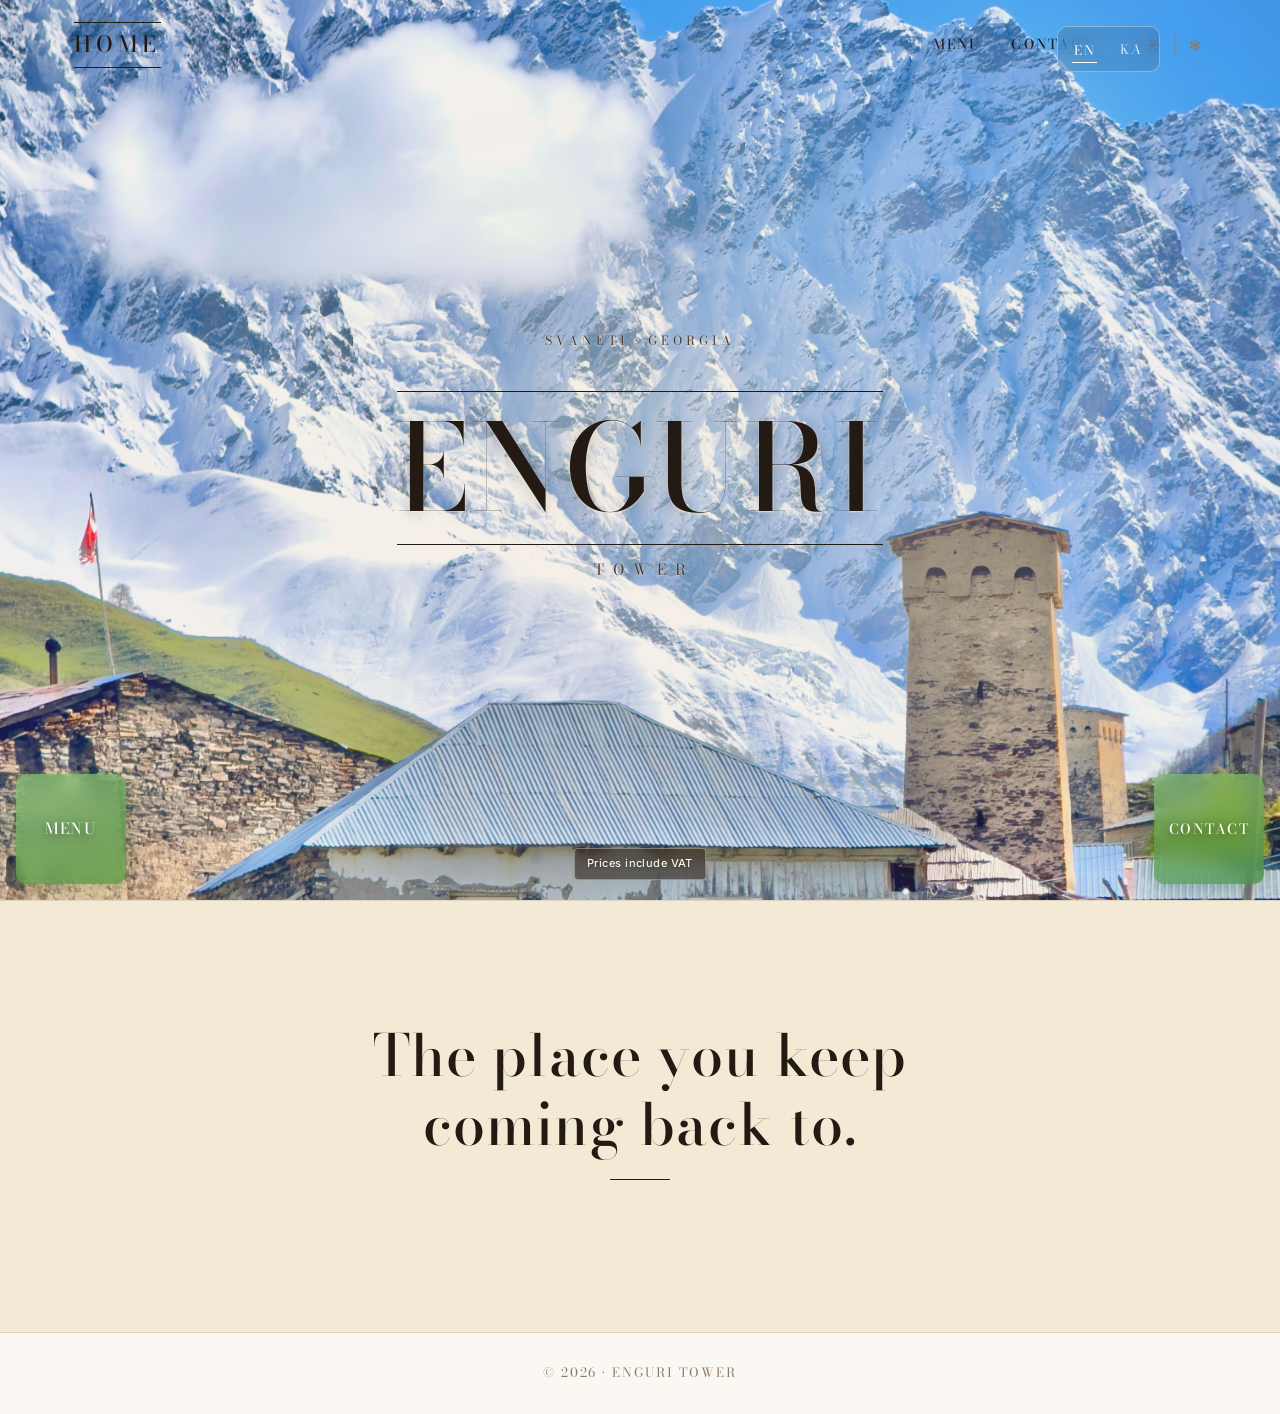
<file: index.html>
<!DOCTYPE html>
<html lang="en" data-season="summer">
  <head>
    <meta charset="UTF-8" />
    <meta name="viewport" content="width=device-width, initial-scale=1.0" />
    <meta
      name="description"
      content="Enguri Tower - Cuisine of the Georgian highlands."
    />
    <title>Enguri Tower | Cuisine of the Highlands</title>
    <link rel="preconnect" href="https://fonts.googleapis.com" />
    <link rel="preconnect" href="https://fonts.gstatic.com" crossorigin />
    <link
      href="https://fonts.googleapis.com/css2?family=Bodoni+Moda:ital,wght@0,400;0,500;0,600;0,700;0,800;1,400&family=Inter:wght@300;400;500&family=Noto+Sans+Georgian:wght@300;400;500;600&display=swap"
      rel="stylesheet"
    />
    <link rel="stylesheet" href="styles.css" />
  </head>
  <body>
    <header class="navbar" id="navbar">
      <div class="nav-container">
        <a href="#home" class="brand">
          <span class="brand-name">
            <span class="lang-en">HOME</span>
            <span class="lang-ka">მთავარი</span>
          </span>
        </a>

        <nav class="nav-links" id="navLinks">
          <a href="menu.html">
            <span class="lang-en">Menu</span>
            <span class="lang-ka">მენიუ</span>
          </a>
          <a href="contact.html">
            <span class="lang-en">Contact</span>
            <span class="lang-ka">კონტაქტი</span>
          </a>
          <div class="season-toggle" role="group" aria-label="Season">
            <button class="season-btn active" data-season="summer" aria-pressed="true" title="Summer" aria-label="Summer">&#9728;</button>
            <span class="lang-sep">|</span>
            <button class="season-btn" data-season="winter" aria-pressed="false" title="Winter" aria-label="Winter">&#10052;</button>
          </div>
        </nav>

        <button
          class="nav-toggle"
          id="navToggle"
          aria-label="Toggle navigation"
          aria-expanded="false"
        >
          <span></span>
          <span></span>
          <span></span>
        </button>
      </div>

      <div class="hero-lang-toggle lang-toggle" role="group" aria-label="Language">
        <button type="button" class="lang-btn active" data-lang="en" aria-pressed="true">EN</button>
        <span class="lang-sep">|</span>
        <button type="button" class="lang-btn" data-lang="ka" aria-pressed="false">KA</button>
      </div>
    </header>

    <main>
      <section class="hero" id="home">
        <div class="hero-overlay"></div>
        <div class="snow-field" id="snowField" aria-hidden="true"></div>

        <div class="hero-content">
          <p class="eyebrow">
            <span class="lang-en">Svaneti &middot; Georgia</span>
            <span class="lang-ka">სვანეთი &middot; საქართველო</span>
          </p>
          <h1 class="hero-title">ENGURI</h1>
          <span class="hero-sub-label">TOWER</span>
        </div>

        <div class="hero-menu-btns">
          <a href="menu.html" class="hero-menu-btn hero-frosted-btn" aria-label="Menu">
            <span class="hero-menu-btn-label hero-frosted-label">
              <span class="lang-en">MENU</span>
              <span class="lang-ka">მენიუ</span>
            </span>
          </a>
        </div>

        <div class="hero-social-btns">
          <a href="contact.html" class="hero-menu-btn hero-frosted-btn" aria-label="Contact">
            <span class="hero-menu-btn-label hero-frosted-label">
              <span class="lang-en">CONTACT</span>
              <span class="lang-ka">კონტაქტი</span>
            </span>
          </a>
        </div>

        <p class="hero-vat-note">
          <span class="lang-en">Prices include VAT</span>
          <span class="lang-ka">ფასები მოიცავს დღგ-ს</span>
        </p>
      </section>

      <section class="contact tagline-section">
        <div class="container">
          <div class="contact-info contact-centered">
            <h2 class="section-title">
              <span class="lang-en">The place you keep coming back to.</span>
              <span class="lang-ka">ადგილი, სადაც ყოველთვის ბრუნდები.</span>
            </h2>
            <span class="rule"></span>
          </div>
        </div>
      </section>
    </main>

    <footer class="footer footer-slim">
      <div class="container">
        <div class="footer-bottom">
          <p class="copy">&copy; <span id="year"></span> &middot; Enguri Tower</p>
        </div>
      </div>
    </footer>

    <script src="script.js"></script>
  </body>
</html>
</file>
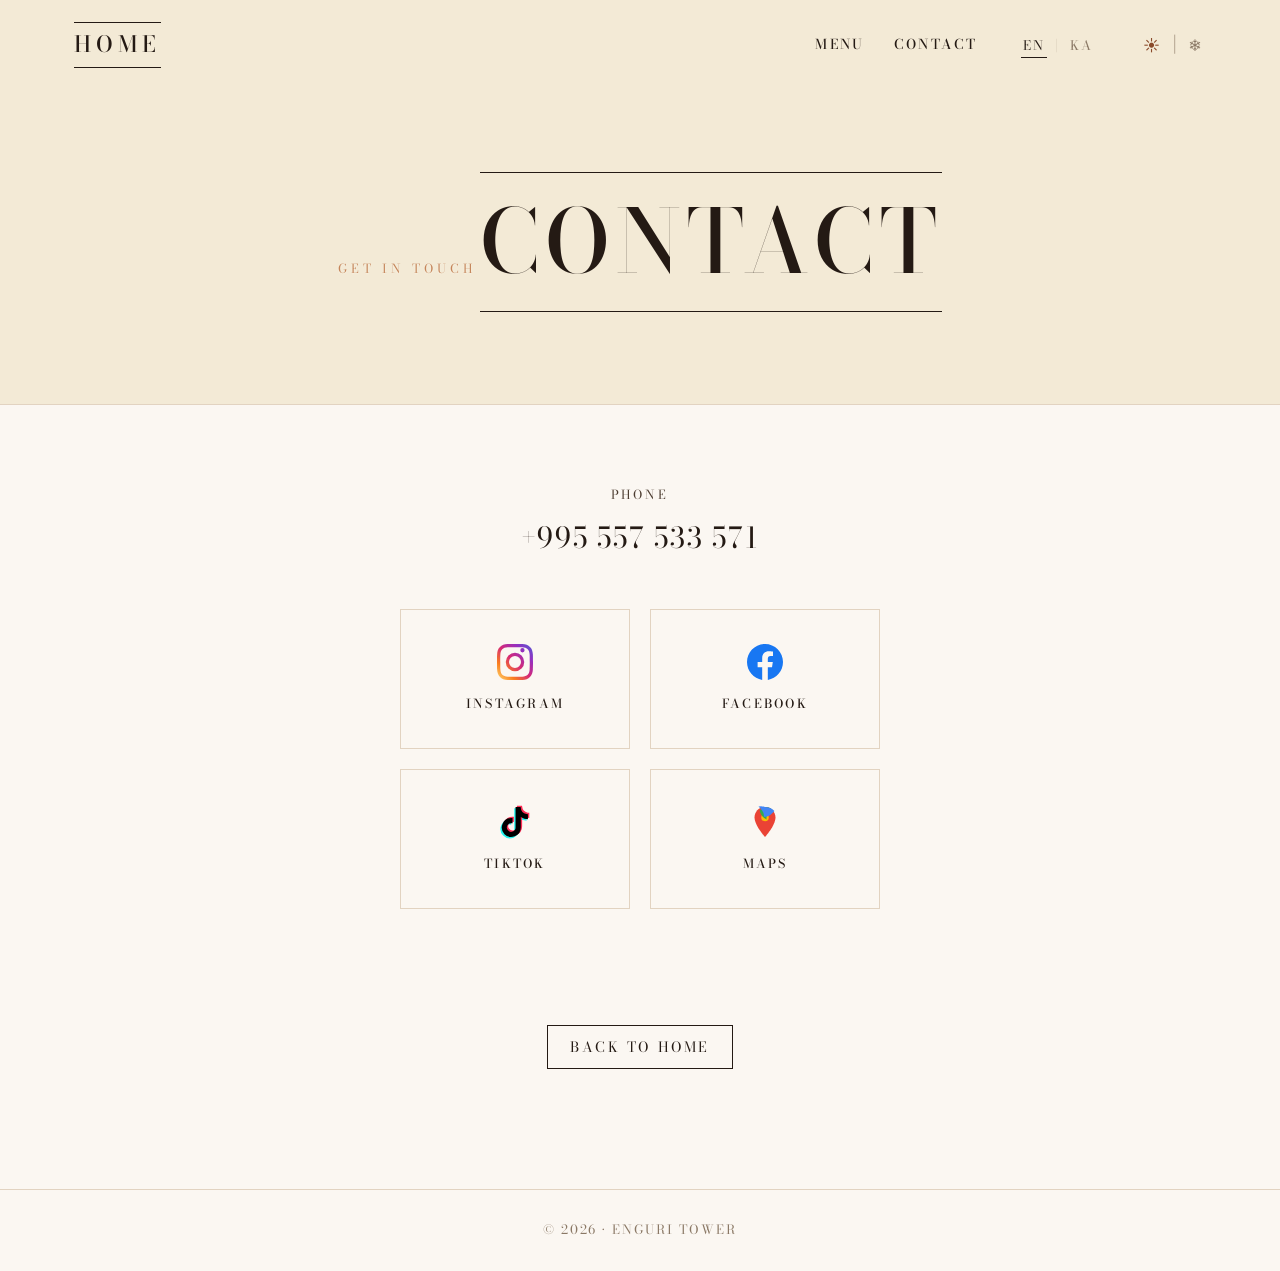
<file: contact.html>
<!DOCTYPE html>
<html lang="en" data-season="summer">
  <head>
    <meta charset="UTF-8" />
    <meta name="viewport" content="width=device-width, initial-scale=1.0" />
    <meta
      name="description"
      content="Enguri Tower - Contact us. Phone, social media, and location."
    />
    <title>Contact | Enguri Tower</title>
    <link rel="preconnect" href="https://fonts.googleapis.com" />
    <link rel="preconnect" href="https://fonts.gstatic.com" crossorigin />
    <link
      href="https://fonts.googleapis.com/css2?family=Bodoni+Moda:ital,wght@0,400;0,500;0,600;0,700;0,800;1,400&family=Inter:wght@300;400;500&family=Noto+Sans+Georgian:wght@300;400;500;600&display=swap"
      rel="stylesheet"
    />
    <link rel="stylesheet" href="styles.css" />
  </head>
  <body>
    <header class="navbar scrolled" id="navbar">
      <div class="nav-container">
        <a href="index.html" class="brand">
          <span class="brand-name">
            <span class="lang-en">HOME</span>
            <span class="lang-ka">მთავარი</span>
          </span>
        </a>

        <nav class="nav-links" id="navLinks">
          <a href="menu.html">
            <span class="lang-en">Menu</span>
            <span class="lang-ka">მენიუ</span>
          </a>
          <a href="contact.html">
            <span class="lang-en">Contact</span>
            <span class="lang-ka">კონტაქტი</span>
          </a>
          <div class="lang-toggle" role="group" aria-label="Language">
            <button type="button" class="lang-btn active" data-lang="en" aria-pressed="true">EN</button>
            <span class="lang-sep">|</span>
            <button type="button" class="lang-btn" data-lang="ka" aria-pressed="false">KA</button>
          </div>
          <div class="season-toggle" role="group" aria-label="Season">
            <button class="season-btn active" data-season="summer" aria-pressed="true" title="Summer" aria-label="Summer">&#9728;</button>
            <span class="lang-sep">|</span>
            <button class="season-btn" data-season="winter" aria-pressed="false" title="Winter" aria-label="Winter">&#10052;</button>
          </div>
        </nav>

        <button
          class="nav-toggle"
          id="navToggle"
          aria-label="Toggle navigation"
          aria-expanded="false"
        >
          <span></span>
          <span></span>
          <span></span>
        </button>
      </div>
    </header>

    <main>
      <section class="page-header">
        <p class="eyebrow">
          <span class="lang-en">Get in Touch</span>
          <span class="lang-ka">დაგვიკავშირდით</span>
        </p>
        <h1 class="page-header-title">
          <span class="lang-en">Contact</span>
          <span class="lang-ka">კონტაქტი</span>
        </h1>
      </section>

      <section class="menu-page contact-page">
        <div class="container">
          <div class="contact-phone-block">
            <p class="contact-phone-label">
              <span class="lang-en">Phone</span>
              <span class="lang-ka">ტელეფონი</span>
            </p>
            <a href="tel:+995557533571" class="contact-phone-link">+995 557 533 571</a>
          </div>

          <div class="social-grid">
            <a
              href="https://www.instagram.com/ushguli_enguri_tower"
              target="_blank"
              rel="noopener"
              class="social-card social-card--instagram"
              aria-label="Instagram"
            >
              <span class="social-card-icon" aria-hidden="true">
                <svg viewBox="0 0 24 24" xmlns="http://www.w3.org/2000/svg">
                  <defs>
                    <linearGradient id="ig-grad-contact" x1="0%" y1="100%" x2="100%" y2="0%">
                      <stop offset="0%" stop-color="#feda75" />
                      <stop offset="25%" stop-color="#fa7e1e" />
                      <stop offset="50%" stop-color="#d62976" />
                      <stop offset="75%" stop-color="#962fbf" />
                      <stop offset="100%" stop-color="#4f5bd5" />
                    </linearGradient>
                  </defs>
                  <path fill="url(#ig-grad-contact)" d="M12 2.163c3.204 0 3.584.012 4.85.07 3.252.148 4.771 1.691 4.919 4.919.058 1.265.069 1.645.069 4.849 0 3.205-.012 3.584-.069 4.849-.149 3.225-1.664 4.771-4.919 4.919-1.266.058-1.644.07-4.85.07-3.204 0-3.584-.012-4.849-.07-3.26-.149-4.771-1.699-4.919-4.92-.058-1.265-.07-1.644-.07-4.849 0-3.204.013-3.583.07-4.849.149-3.227 1.664-4.771 4.919-4.919 1.266-.057 1.645-.069 4.849-.069zm0-2.163c-3.259 0-3.667.014-4.947.072-4.358.2-6.78 2.618-6.98 6.98-.059 1.281-.073 1.689-.073 4.948 0 3.259.014 3.668.072 4.948.2 4.358 2.618 6.78 6.98 6.98 1.281.058 1.689.072 4.948.072 3.259 0 3.668-.014 4.948-.072 4.354-.2 6.782-2.618 6.979-6.98.059-1.28.073-1.689.073-4.948 0-3.259-.014-3.667-.072-4.947-.196-4.354-2.617-6.78-6.979-6.98-1.281-.059-1.69-.073-4.949-.073zm0 5.838a6.162 6.162 0 100 12.324 6.162 6.162 0 000-12.324zm0 10.162a3.999 3.999 0 110-8.001 3.999 3.999 0 010 8.001zm6.406-11.845a1.44 1.44 0 11-2.881.001 1.44 1.44 0 012.881-.001z" />
                </svg>
              </span>
              <span class="social-card-name">Instagram</span>
            </a>

            <a
              href="https://www.facebook.com/share/1EehbcJi3u/"
              target="_blank"
              rel="noopener"
              class="social-card social-card--facebook"
              aria-label="Facebook"
            >
              <span class="social-card-icon" aria-hidden="true">
                <svg viewBox="0 0 24 24" xmlns="http://www.w3.org/2000/svg">
                  <path fill="#1877F2" d="M24 12.073C24 5.405 18.627 0 12 0S0 5.405 0 12.073C0 18.1 4.388 23.094 10.125 24v-8.437H7.078v-3.49h3.047V9.43c0-3.007 1.792-4.669 4.533-4.669 1.312 0 2.686.235 2.686.235v2.953H15.83c-1.491 0-1.956.925-1.956 1.874v2.25h3.328l-.532 3.49h-2.796V24C19.612 23.094 24 18.1 24 12.073z" />
                </svg>
              </span>
              <span class="social-card-name">Facebook</span>
            </a>

            <a
              href="https://www.tiktok.com/@enguritower"
              target="_blank"
              rel="noopener"
              class="social-card social-card--tiktok"
              aria-label="TikTok"
            >
              <span class="social-card-icon" aria-hidden="true">
                <svg viewBox="0 0 24 24" xmlns="http://www.w3.org/2000/svg">
                  <path fill="#25F4EE" d="M19.59 6.69a4.83 4.83 0 0 1-3.77-4.25V2h-3.45v13.67a2.89 2.89 0 0 1-5.2 1.74 2.89 2.89 0 0 1 2.31-4.64 2.93 2.93 0 0 1 .88.13V9.4a6.07 6.07 0 0 0-1-.05A6.34 6.34 0 0 0 5 20.1a6.34 6.34 0 0 0 10.86-4.43v-7a8.16 8.16 0 0 0 4.77 1.52v-3.4a4.85 4.85 0 0 1-1-.1z" transform="translate(-0.9, 0.9)" />
                  <path fill="#FE2C55" d="M19.59 6.69a4.83 4.83 0 0 1-3.77-4.25V2h-3.45v13.67a2.89 2.89 0 0 1-5.2 1.74 2.89 2.89 0 0 1 2.31-4.64 2.93 2.93 0 0 1 .88.13V9.4a6.07 6.07 0 0 0-1-.05A6.34 6.34 0 0 0 5 20.1a6.34 6.34 0 0 0 10.86-4.43v-7a8.16 8.16 0 0 0 4.77 1.52v-3.4a4.85 4.85 0 0 1-1-.1z" transform="translate(0.9, -0.9)" />
                  <path fill="#000000" d="M19.59 6.69a4.83 4.83 0 0 1-3.77-4.25V2h-3.45v13.67a2.89 2.89 0 0 1-5.2 1.74 2.89 2.89 0 0 1 2.31-4.64 2.93 2.93 0 0 1 .88.13V9.4a6.07 6.07 0 0 0-1-.05A6.34 6.34 0 0 0 5 20.1a6.34 6.34 0 0 0 10.86-4.43v-7a8.16 8.16 0 0 0 4.77 1.52v-3.4a4.85 4.85 0 0 1-1-.1z" />
                </svg>
              </span>
              <span class="social-card-name">TikTok</span>
            </a>

            <a
              href="https://www.google.com/maps/place/Enguri+Tower/@42.9155616,43.0113449,17z/data=!4m6!3m5!1s0x405bb8790fb25a5d:0x3c9f4476089a1a04!8m2!3d42.9155616!4d43.0113449!16s%2Fg%2F11fxb3dl4j"
              target="_blank"
              rel="noopener"
              class="social-card social-card--maps"
              aria-label="Google Maps"
            >
              <span class="social-card-icon" aria-hidden="true">
                <svg viewBox="0 0 24 24" xmlns="http://www.w3.org/2000/svg">
                  <path fill="#EA4335" d="M12 2C8.13 2 5 5.13 5 9c0 5.25 7 13 7 13s7-7.75 7-13c0-3.87-3.13-7-7-7z" />
                  <circle fill="#FBBC04" cx="12" cy="9" r="2.5" />
                  <path fill="#34A853" d="M12 2c1.73 0 3.32.58 4.59 1.55C14.95 5.05 13 7.2 13 9.5c0 .28.03.55.08.81C10.6 9.1 8.5 6.8 8.5 4c.97-.64 2.12-1 3.5-1z" />
                  <path fill="#4285F4" d="M12 2c2.47 0 4.68 1.01 6.29 2.64C16.7 6.5 14.5 8.5 12 8.5c-.28 0-.55-.03-.81-.08.05-.26.08-.53.08-.81 0-2.3-1.95-4.45-3.59-5.95A6.96 6.96 0 0112 2z" />
                </svg>
              </span>
              <span class="social-card-name">
                <span class="lang-en">Maps</span>
                <span class="lang-ka">რუკა</span>
              </span>
            </a>
          </div>

          <div class="back-wrap">
            <a href="index.html" class="back-link">
              <span class="lang-en">Back to Home</span>
              <span class="lang-ka">მთავარზე დაბრუნება</span>
            </a>
          </div>
        </div>
      </section>
    </main>

    <footer class="footer footer-slim">
      <div class="container">
        <div class="footer-bottom">
          <p class="copy">&copy; <span id="year"></span> &middot; Enguri Tower</p>
        </div>
      </div>
    </footer>

    <script src="script.js"></script>
  </body>
</html>
</file>
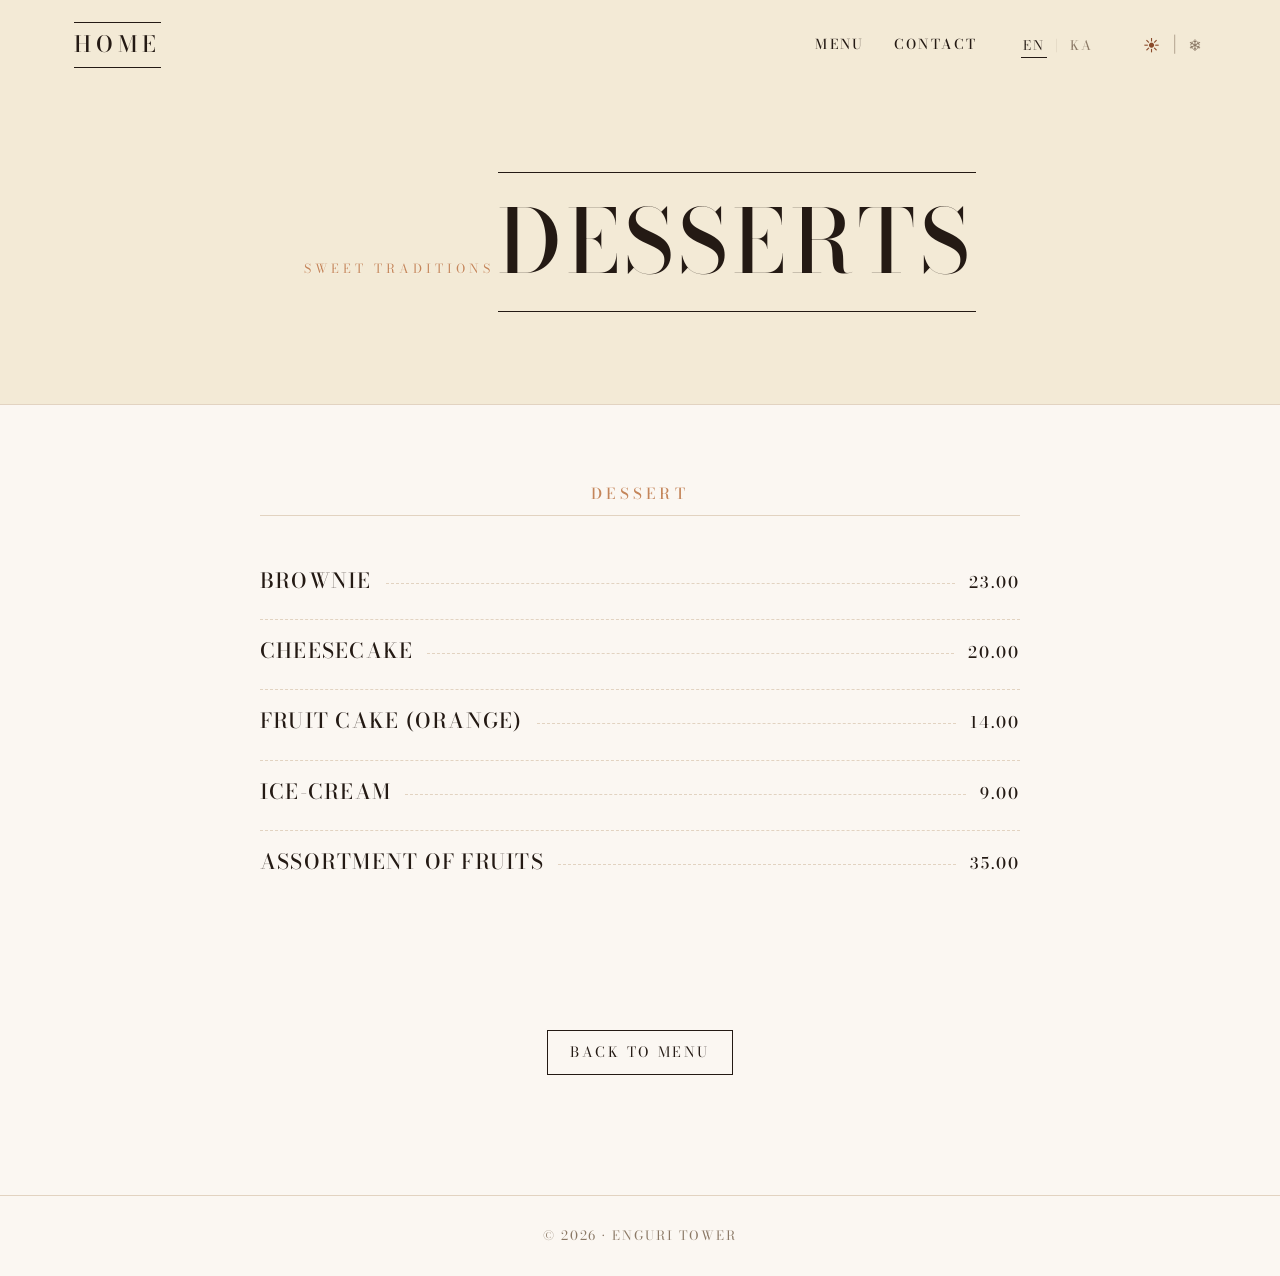
<file: desserts.html>
<!DOCTYPE html>
<html lang="en" data-season="summer">
  <head>
    <meta charset="UTF-8" />
    <meta name="viewport" content="width=device-width, initial-scale=1.0" />
    <meta
      name="description"
      content="Enguri Tower - Desserts menu."
    />
    <title>Desserts | Enguri Tower</title>
    <link rel="preconnect" href="https://fonts.googleapis.com" />
    <link rel="preconnect" href="https://fonts.gstatic.com" crossorigin />
    <link
      href="https://fonts.googleapis.com/css2?family=Bodoni+Moda:ital,wght@0,400;0,500;0,600;0,700;0,800;1,400&family=Inter:wght@300;400;500&family=Noto+Sans+Georgian:wght@300;400;500;600&display=swap"
      rel="stylesheet"
    />
    <link rel="stylesheet" href="styles.css" />
  </head>
  <body>
    <header class="navbar scrolled" id="navbar">
      <div class="nav-container">
        <a href="index.html" class="brand">
          <span class="brand-name">
            <span class="lang-en">HOME</span>
            <span class="lang-ka">მთავარი</span>
          </span>
        </a>

        <nav class="nav-links" id="navLinks">
          <a href="menu.html">
            <span class="lang-en">Menu</span>
            <span class="lang-ka">მენიუ</span>
          </a>
          <a href="contact.html">
            <span class="lang-en">Contact</span>
            <span class="lang-ka">კონტაქტი</span>
          </a>
          <div class="lang-toggle" role="group" aria-label="Language">
            <button type="button" class="lang-btn active" data-lang="en" aria-pressed="true">EN</button>
            <span class="lang-sep">|</span>
            <button type="button" class="lang-btn" data-lang="ka" aria-pressed="false">KA</button>
          </div>
          <div class="season-toggle" role="group" aria-label="Season">
            <button class="season-btn active" data-season="summer" aria-pressed="true" title="Summer" aria-label="Summer">&#9728;</button>
            <span class="lang-sep">|</span>
            <button class="season-btn" data-season="winter" aria-pressed="false" title="Winter" aria-label="Winter">&#10052;</button>
          </div>
        </nav>

        <button
          class="nav-toggle"
          id="navToggle"
          aria-label="Toggle navigation"
          aria-expanded="false"
        >
          <span></span>
          <span></span>
          <span></span>
        </button>
      </div>
    </header>

    <main>
      <section class="page-header">
        <p class="eyebrow">
          <span class="lang-en">Sweet Traditions</span>
          <span class="lang-ka">ტკბილი ტრადიციები</span>
        </p>
        <h1 class="page-header-title">
          <span class="lang-en">Desserts</span>
          <span class="lang-ka">დესერტები</span>
        </h1>
      </section>

      <section class="menu-page">
        <div class="container">

          <div class="menu-group">
            <h2 class="menu-group-title">
              <span class="lang-en">Dessert</span>
              <span class="lang-ka">დესერტი</span>
            </h2>
            <ul class="menu-list">
              <li class="menu-item"><div class="menu-item-head"><span class="menu-item-name"><span class="lang-en">Brownie</span><span class="lang-ka">ბრაუნი</span></span><span class="menu-item-dots"></span><span class="menu-item-price">23.00</span></div></li>
              <li class="menu-item"><div class="menu-item-head"><span class="menu-item-name"><span class="lang-en">Cheesecake</span><span class="lang-ka">ჩიზქეიქი</span></span><span class="menu-item-dots"></span><span class="menu-item-price">20.00</span></div></li>
              <li class="menu-item"><div class="menu-item-head"><span class="menu-item-name"><span class="lang-en">Fruit Cake (Orange)</span><span class="lang-ka">ხილის კექსი (ფორთოხალი)</span></span><span class="menu-item-dots"></span><span class="menu-item-price">14.00</span></div></li>
              <li class="menu-item"><div class="menu-item-head"><span class="menu-item-name"><span class="lang-en">Ice-Cream</span><span class="lang-ka">ნაყინი</span></span><span class="menu-item-dots"></span><span class="menu-item-price">9.00</span></div></li>
              <li class="menu-item"><div class="menu-item-head"><span class="menu-item-name"><span class="lang-en">Assortment of Fruits</span><span class="lang-ka">ხილის ასორტი</span></span><span class="menu-item-dots"></span><span class="menu-item-price">35.00</span></div></li>
            </ul>
          </div>

          <div class="back-wrap">
            <a href="menu.html" class="back-link">
              <span class="lang-en">Back to Menu</span>
              <span class="lang-ka">მენიუზე დაბრუნება</span>
            </a>
          </div>
        </div>
      </section>
    </main>

    <footer class="footer footer-slim">
      <div class="container">
        <div class="footer-bottom">
          <p class="copy">&copy; <span id="year"></span> &middot; Enguri Tower</p>
        </div>
      </div>
    </footer>

    <script src="script.js"></script>
  </body>
</html>
</file>
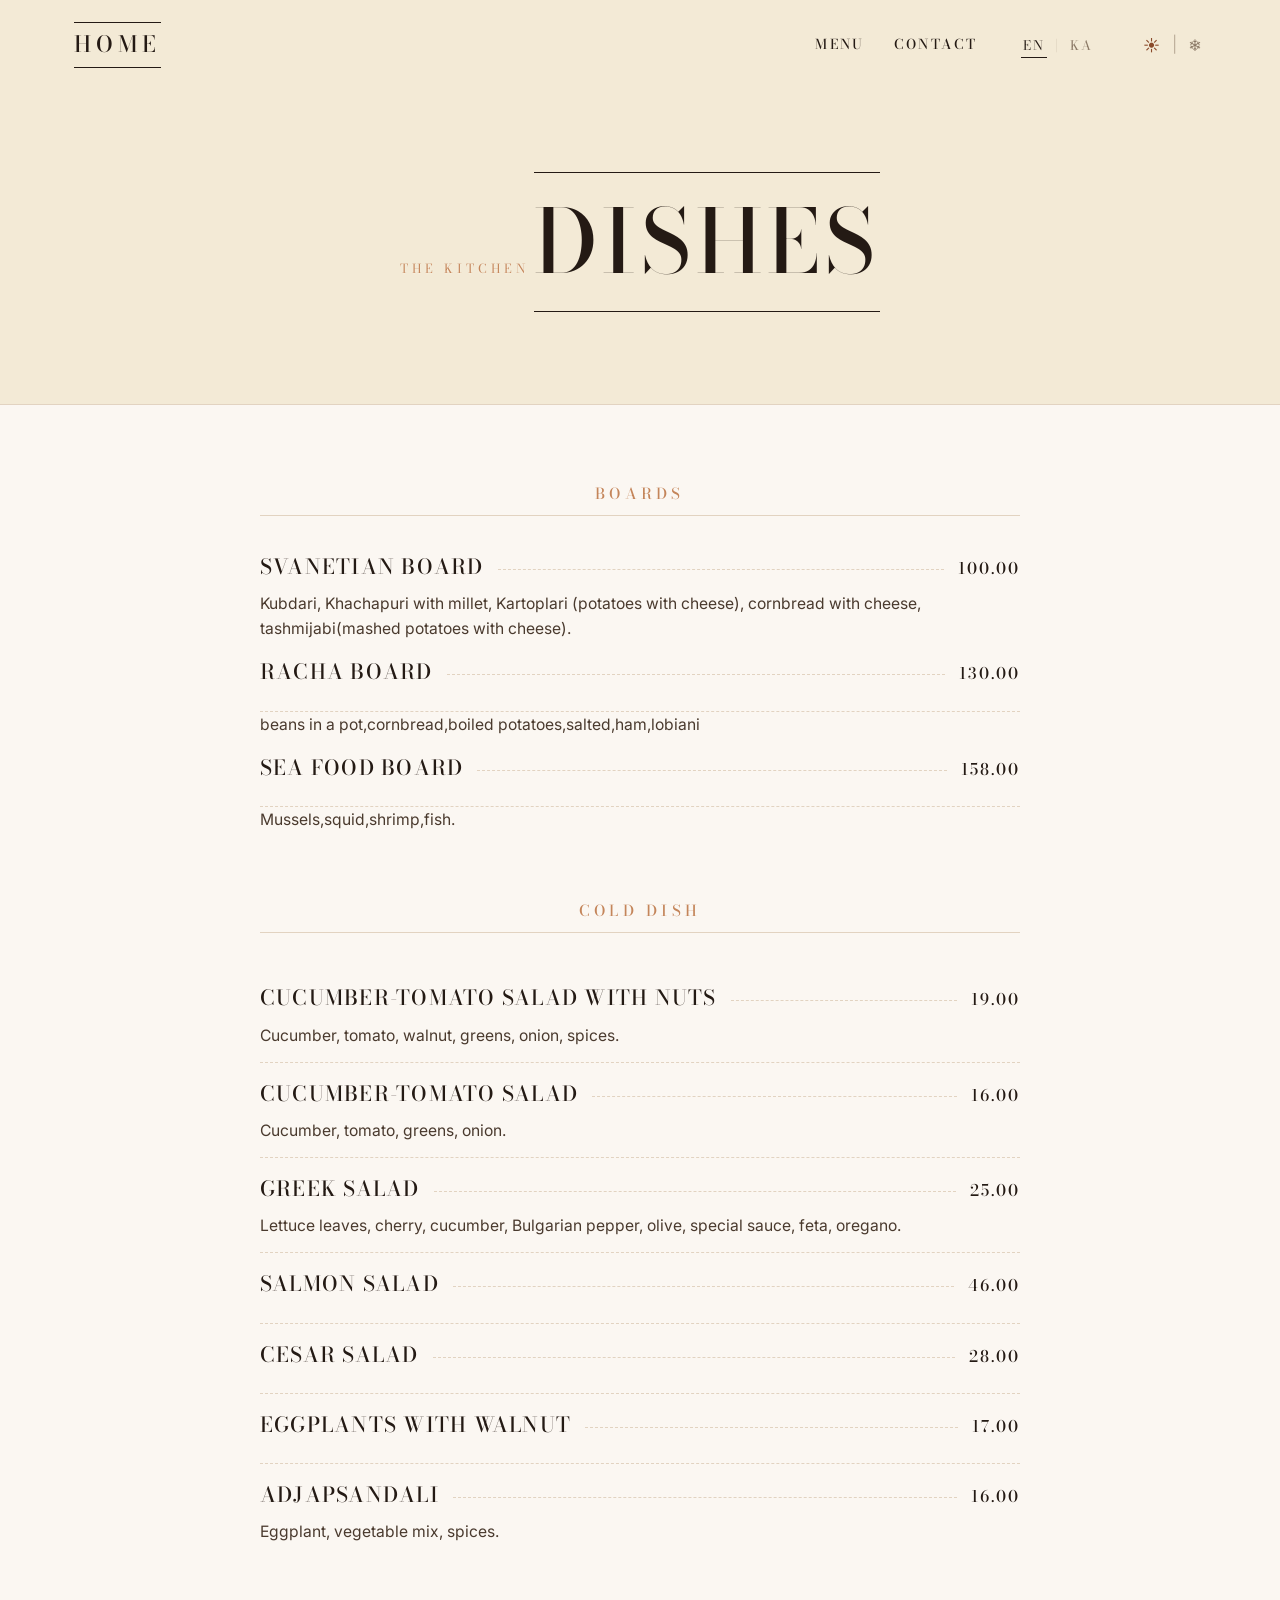
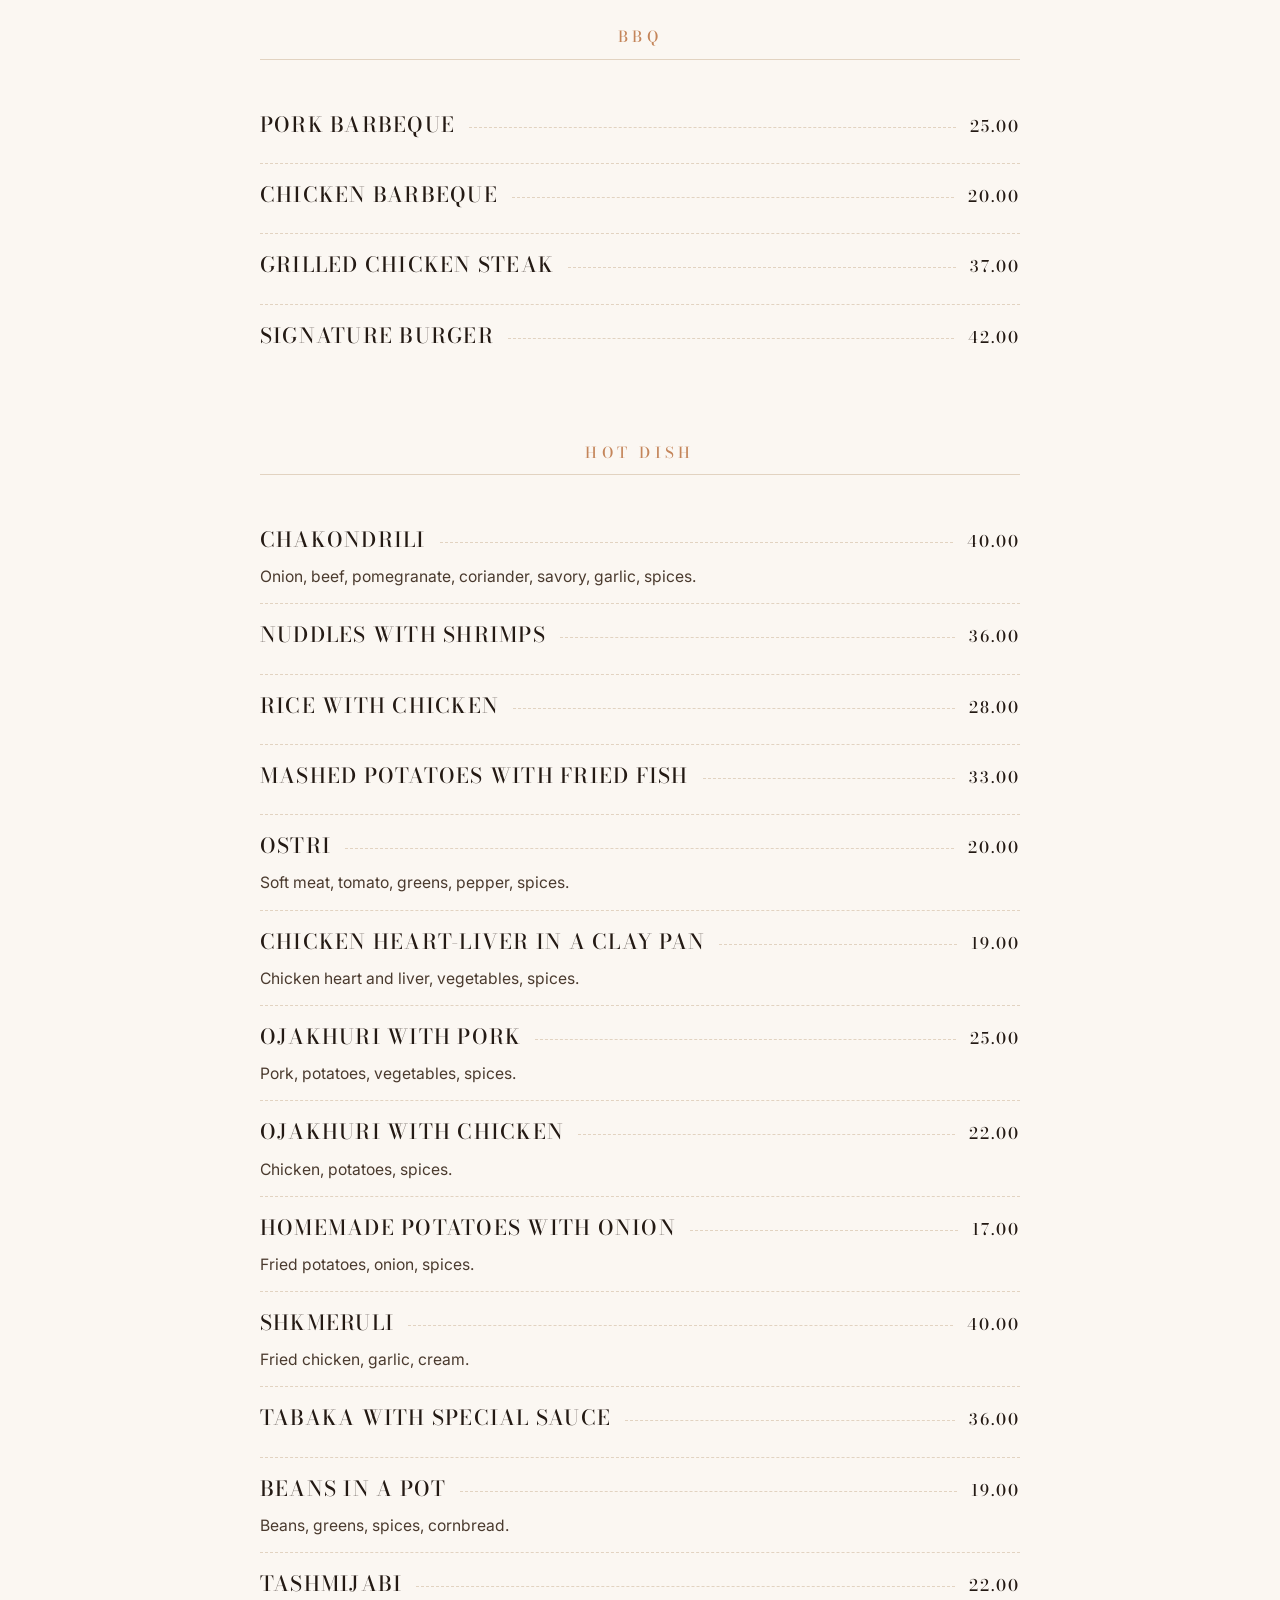
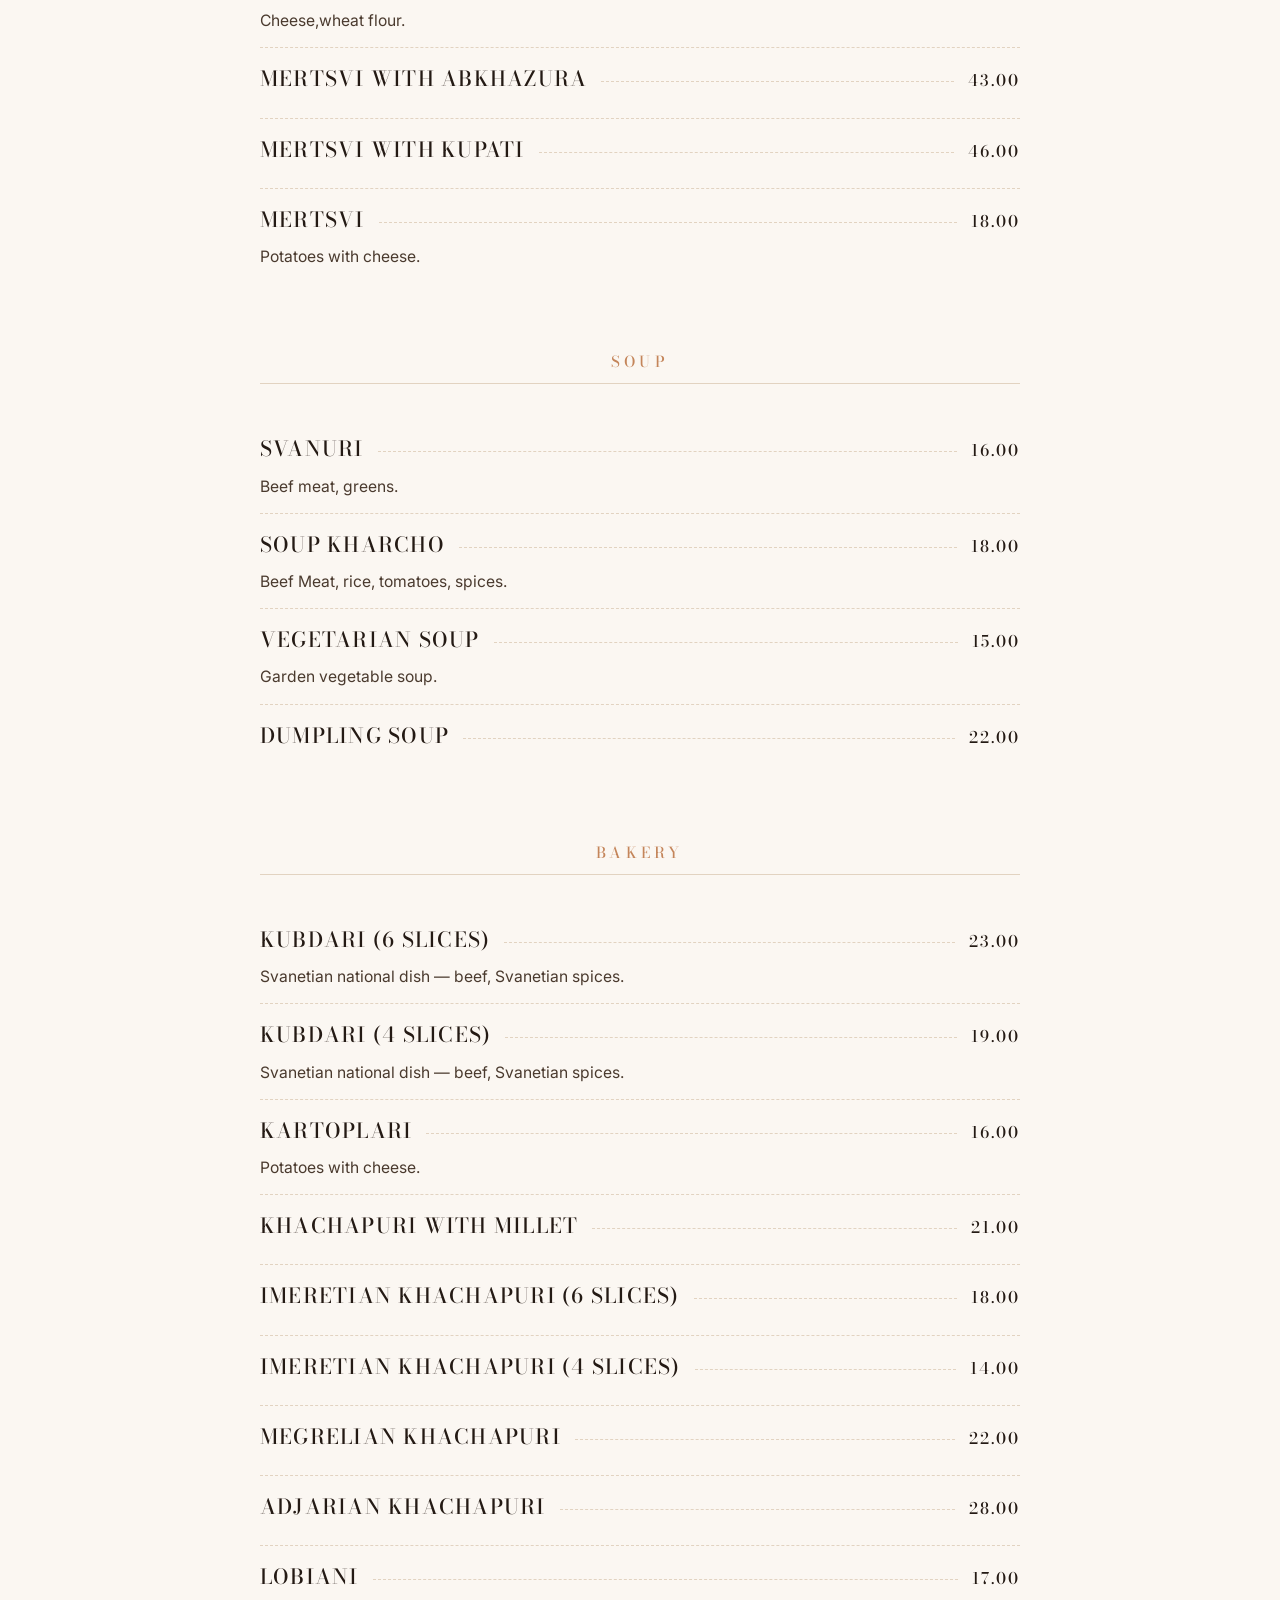
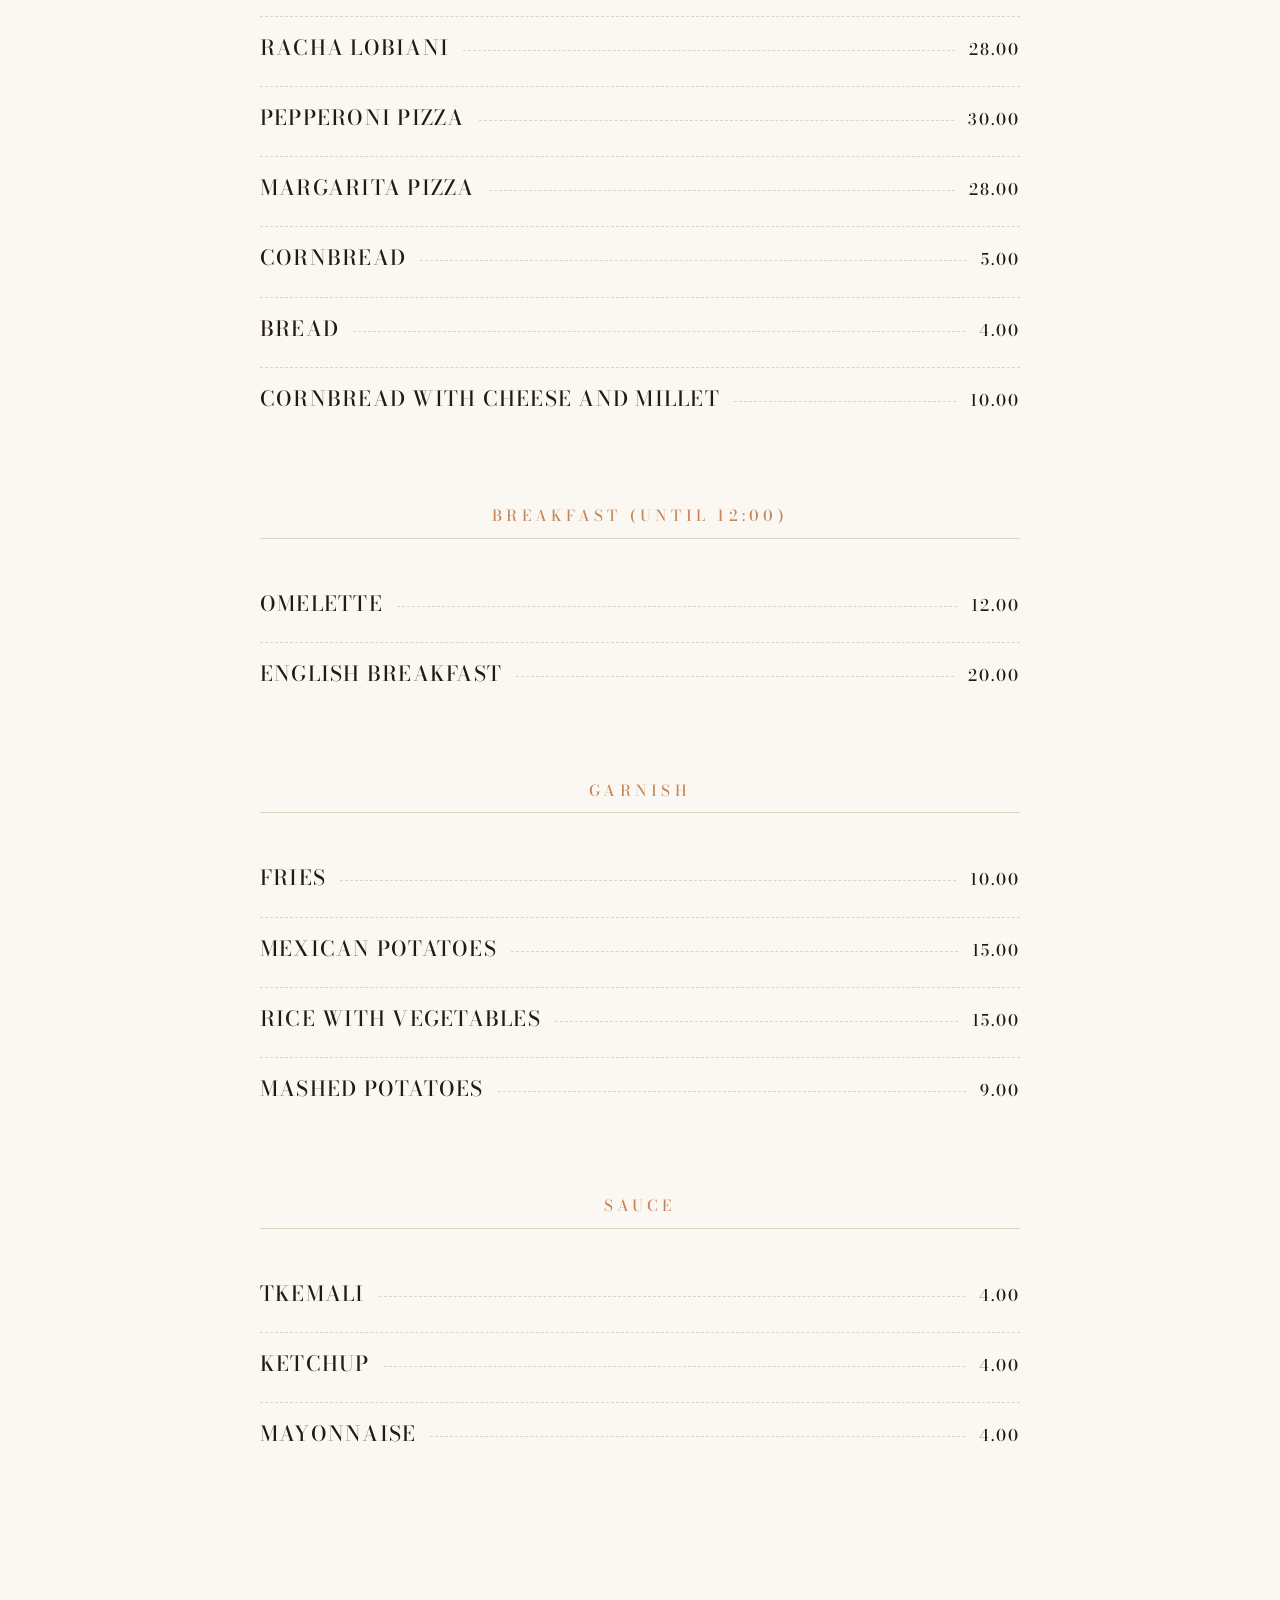
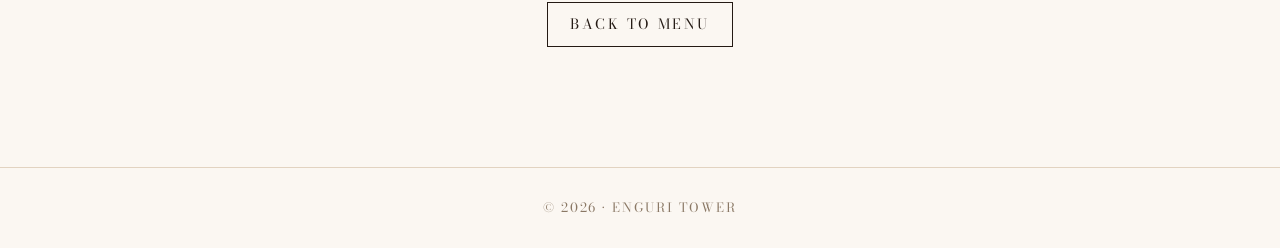
<file: dishes.html>
<!DOCTYPE html>
<html lang="en" data-season="summer">
  <head>
    <meta charset="UTF-8" />
    <meta name="viewport" content="width=device-width, initial-scale=1.0" />
    <meta
      name="description"
      content="Enguri Tower - Dishes menu. Cold dishes, BBQ, hot dishes, soups, bakery, breakfast and garnish."
    />
    <title>Dishes | Enguri Tower</title>
    <link rel="preconnect" href="https://fonts.googleapis.com" />
    <link rel="preconnect" href="https://fonts.gstatic.com" crossorigin />
    <link
      href="https://fonts.googleapis.com/css2?family=Bodoni+Moda:ital,wght@0,400;0,500;0,600;0,700;0,800;1,400&family=Inter:wght@300;400;500&family=Noto+Sans+Georgian:wght@300;400;500;600&display=swap"
      rel="stylesheet"
    />
    <link rel="stylesheet" href="styles.css" />
  </head>
  <body>
    <header class="navbar scrolled" id="navbar">
      <div class="nav-container">
        <a href="index.html" class="brand">
          <span class="brand-name">
            <span class="lang-en">HOME</span>
            <span class="lang-ka">მთავარი</span>
          </span>
        </a>

        <nav class="nav-links" id="navLinks">
          <a href="menu.html">
            <span class="lang-en">Menu</span>
            <span class="lang-ka">მენიუ</span>
          </a>
          <a href="contact.html">
            <span class="lang-en">Contact</span>
            <span class="lang-ka">კონტაქტი</span>
          </a>
          <div class="lang-toggle" role="group" aria-label="Language">
            <button type="button" class="lang-btn active" data-lang="en" aria-pressed="true">EN</button>
            <span class="lang-sep">|</span>
            <button type="button" class="lang-btn" data-lang="ka" aria-pressed="false">KA</button>
          </div>
          <div class="season-toggle" role="group" aria-label="Season">
            <button class="season-btn active" data-season="summer" aria-pressed="true" title="Summer" aria-label="Summer">&#9728;</button>
            <span class="lang-sep">|</span>
            <button class="season-btn" data-season="winter" aria-pressed="false" title="Winter" aria-label="Winter">&#10052;</button>
          </div>
        </nav>

        <button
          class="nav-toggle"
          id="navToggle"
          aria-label="Toggle navigation"
          aria-expanded="false"
        >
          <span></span>
          <span></span>
          <span></span>
        </button>
      </div>
    </header>

    <main>
      <section class="page-header">
        <p class="eyebrow">
          <span class="lang-en">The Kitchen</span>
          <span class="lang-ka">სამზარეულო</span>
        </p>
        <h1 class="page-header-title">
          <span class="lang-en">Dishes</span>
          <span class="lang-ka">კერძები</span>
        </h1>
      </section>

      <section class="menu-page">
        <div class="container">

                    <div class="menu-group">
            <h2 class="menu-group-title">
              <span class="lang-en">Boards</span>
              <span class="lang-ka">დაფები</span>
            </h2>
            <ul class="menu-list">
              <div class="menu-item-head"><span class="menu-item-name"><span class="lang-en">Svanetian Board</span><span class="lang-ka">სვანური დაფა</span></span><span class="menu-item-dots"></span><span class="menu-item-price">100.00</span></div>
              <p class="menu-item-desc"><span class="lang-en">Kubdari, Khachapuri with millet, Kartoplari (potatoes with cheese), cornbread with cheese, tashmijabi(mashed potatoes with cheese).</span><span class="lang-ka">კუბდარი, ფეტვიანი, კარტოფლარი,ჭვიშტარი,თაშმიჯაბი.</span></p>
              <li class="menu-item"><div class="menu-item-head"><span class="menu-item-name"><span class="lang-en">Racha board</span><span class="lang-ka">რაჭული დაფა</span></span><span class="menu-item-dots"></span><span class="menu-item-price">130.00</span></div></li>
              <p class="menu-item-desc"><span class="lang-en">beans in a pot,cornbread,boiled potatoes,salted,ham,lobiani</span><span class="lang-ka">ლობიო ქოთანში,მჭადი,მოხარშული კარტოფილი,მჟავე,ლორი,რაჭული ლობიანი.</span></p>
              <li class="menu-item"><div class="menu-item-head"><span class="menu-item-name"><span class="lang-en">Sea food board</span><span class="lang-ka">ზღვის პროდუქტების დაფა</span></span><span class="menu-item-dots"></span><span class="menu-item-price">158.00</span></div></li>
              <p class="menu-item-desc"><span class="lang-en">Mussels,squid,shrimp,fish.</span><span class="lang-ka">მიდიები,კალმარი,კრევეტები,თევზი.</span></p>

            </ul>
          </div>


          <div class="menu-group">
            <h2 class="menu-group-title">
              <span class="lang-en">Cold Dish</span>
              <span class="lang-ka">ცივი კერძები</span>
            </h2>
            <ul class="menu-list">
              <li class="menu-item">
                <div class="menu-item-head"><span class="menu-item-name"><span class="lang-en">Cucumber-Tomato Salad with Nuts</span><span class="lang-ka">კიტრი-პომიდვრის სალათი ნიგვზით</span></span><span class="menu-item-dots"></span><span class="menu-item-price">19.00</span></div>
                <p class="menu-item-desc"><span class="lang-en">Cucumber, tomato, walnut, greens, onion, spices.</span><span class="lang-ka">კიტრი, პომიდორი, ნიგოზი, მწვანილი, ხახვი, სანელებლები.</span></p>
                </li>
              <li class="menu-item">
                <div class="menu-item-head"><span class="menu-item-name"><span class="lang-en">Cucumber-Tomato Salad </span><span class="lang-ka">კიტრი-პომიდვრის სალათი </span></span><span class="menu-item-dots"></span><span class="menu-item-price">16.00</span></div>
                <p class="menu-item-desc"><span class="lang-en">Cucumber, tomato, greens, onion.</span><span class="lang-ka">კიტრი, პომიდორი, მწვანილი, ხახვი.</span></p>
              </li>
              <li class="menu-item">
                <div class="menu-item-head"><span class="menu-item-name"><span class="lang-en">Greek Salad</span><span class="lang-ka">ბერძნული სალათი</span></span><span class="menu-item-dots"></span><span class="menu-item-price">25.00</span></div>
                <p class="menu-item-desc"><span class="lang-en">Lettuce leaves, cherry, cucumber, Bulgarian pepper, olive, special sauce, feta, oregano.</span><span class="lang-ka">სალათის ფოთოლი, ჩერი, კიტრი, ბულგარული წიწაკა, ზეთისხილი, საფირმო სოუსი, ფეტა, ორეგანო.</span></p>
              </li>
              <li class="menu-item">
                <div class="menu-item-head"><span class="menu-item-name"><span class="lang-en">Salmon Salad</span><span class="lang-ka">ორაგულის სალათი</span></span><span class="menu-item-dots"></span><span class="menu-item-price">46.00</span></div>
              </li>
              <li class="menu-item">
                <div class="menu-item-head"><span class="menu-item-name"><span class="lang-en">Cesar Salad</span><span class="lang-ka">ცეზარი</span></span><span class="menu-item-dots"></span><span class="menu-item-price">28.00</span></div>
              </li>
              <li class="menu-item">
                <div class="menu-item-head"><span class="menu-item-name"><span class="lang-en">Eggplants with Walnut</span><span class="lang-ka">ბადრიჯანი ნიგვზით</span></span><span class="menu-item-dots"></span><span class="menu-item-price">17.00</span></div>
              </li>
              <li class="menu-item">
                <div class="menu-item-head"><span class="menu-item-name"><span class="lang-en">Adjapsandali</span><span class="lang-ka">აჯაფსანდალი</span></span><span class="menu-item-dots"></span><span class="menu-item-price">16.00</span></div>
                <p class="menu-item-desc"><span class="lang-en">Eggplant, vegetable mix, spices.</span><span class="lang-ka">ბადრიჯანი, ბოსტნეულის მიქსი, სანელებლები.</span></p>
              </li>
            </ul>
          </div>

          <div class="menu-group">
            <h2 class="menu-group-title">
              <span class="lang-en">BBQ</span>
              <span class="lang-ka">მწვადეული</span>
            </h2>
            <ul class="menu-list">
              <li class="menu-item"><div class="menu-item-head"><span class="menu-item-name"><span class="lang-en">Pork Barbeque</span><span class="lang-ka">ღორის მწვადი</span></span><span class="menu-item-dots"></span><span class="menu-item-price">25.00</span></div></li>
              <li class="menu-item"><div class="menu-item-head"><span class="menu-item-name"><span class="lang-en">Chicken Barbeque</span><span class="lang-ka">ქათმის მწვადი</span></span><span class="menu-item-dots"></span><span class="menu-item-price">20.00</span></div></li>
              <li class="menu-item"><div class="menu-item-head"><span class="menu-item-name"><span class="lang-en">Grilled Chicken Steak</span><span class="lang-ka">ქათმის სტეიკი</span></span><span class="menu-item-dots"></span><span class="menu-item-price">37.00</span></div></li>
              <li class="menu-item"><div class="menu-item-head"><span class="menu-item-name"><span class="lang-en">Signature Burger</span><span class="lang-ka">საფირმო ბურგერი</span></span><span class="menu-item-dots"></span><span class="menu-item-price">42.00</span></div></li>
            </ul>
          </div>

          <div class="menu-group">
            <h2 class="menu-group-title">
              <span class="lang-en">Hot Dish</span>
              <span class="lang-ka">ცხელი კერძები</span>
            </h2>
            <ul class="menu-list">
              <li class="menu-item">
                <div class="menu-item-head"><span class="menu-item-name"><span class="lang-en">Chakondrili</span><span class="lang-ka">ჩაქონდრილი</span></span><span class="menu-item-dots"></span><span class="menu-item-price">40.00</span></div>
                <p class="menu-item-desc"><span class="lang-en">Onion, beef, pomegranate, coriander, savory, garlic, spices.</span><span class="lang-ka">ხახვი, საქონლის ხორცი, ბროწეული, ქინძი, ქონდარი, უცხო სუნელი, ნიორი.</span></p>
              </li>
              <li class="menu-item">
                <div class="menu-item-head"><span class="menu-item-name"><span class="lang-en">Nuddles with shrimps</span><span class="lang-ka">ატრია კრევეტებით</span></span><span class="menu-item-dots"></span><span class="menu-item-price">36.00</span></div>
              </li>
              <li class="menu-item">
                <div class="menu-item-head"><span class="menu-item-name"><span class="lang-en">Rice with chicken</span><span class="lang-ka">ბრინჯი ქათმით</span></span><span class="menu-item-dots"></span><span class="menu-item-price">28.00</span></div>
              </li>
              <li class="menu-item">
                <div class="menu-item-head"><span class="menu-item-name"><span class="lang-en">mashed potatoes with fried fish</span><span class="lang-ka">პიურე შემწვარი თევზით</span></span><span class="menu-item-dots"></span><span class="menu-item-price">33.00</span></div>
              </li>
              <li class="menu-item">
                <div class="menu-item-head"><span class="menu-item-name"><span class="lang-en">Ostri</span><span class="lang-ka">ოსტრი</span></span><span class="menu-item-dots"></span><span class="menu-item-price">20.00</span></div>
                <p class="menu-item-desc"><span class="lang-en">Soft meat, tomato, greens, pepper, spices.</span><span class="lang-ka">საქონლის რბილი ხორცი, პომიდორი, მწვანილი, წიწაკა, სანელებლები.</span></p>
              </li>
              <li class="menu-item">
                <div class="menu-item-head"><span class="menu-item-name"><span class="lang-en">Chicken Heart-Liver in a Clay Pan</span><span class="lang-ka">ქათმის გულ-ღვიძლი კეცზე</span></span><span class="menu-item-dots"></span><span class="menu-item-price">19.00</span></div>
                <p class="menu-item-desc"><span class="lang-en">Chicken heart and liver, vegetables, spices.</span><span class="lang-ka">ქათმის გულ-ღვიძლი, ბოსტნეული, სანელებლები.</span></p>
              </li>
              <li class="menu-item">
                <div class="menu-item-head"><span class="menu-item-name"><span class="lang-en">Ojakhuri with Pork</span><span class="lang-ka">ოჯახური ღორის ხორცით</span></span><span class="menu-item-dots"></span><span class="menu-item-price">25.00</span></div>
                <p class="menu-item-desc"><span class="lang-en">Pork, potatoes, vegetables, spices.</span><span class="lang-ka">ღორის ხორცი, კარტოფილი, ბოსტნეული, სანელებლები.</span></p>
              </li>
              <li class="menu-item">
                <div class="menu-item-head"><span class="menu-item-name"><span class="lang-en">Ojakhuri with Chicken</span><span class="lang-ka">ოჯახური ქათმის ხორცით</span></span><span class="menu-item-dots"></span><span class="menu-item-price">22.00</span></div>
                <p class="menu-item-desc"><span class="lang-en">Chicken, potatoes, spices.</span><span class="lang-ka">ქათმის ხორცი, კარტოფილი, სანელებლები.</span></p>
              </li>
              <li class="menu-item">
                <div class="menu-item-head"><span class="menu-item-name"><span class="lang-en">Homemade Potatoes with Onion</span><span class="lang-ka">კარტოფილი გლეხურად</span></span><span class="menu-item-dots"></span><span class="menu-item-price">17.00</span></div>
                <p class="menu-item-desc"><span class="lang-en">Fried potatoes, onion, spices.</span><span class="lang-ka">შემწვარი კარტოფილი, ხახვი, სანელებლები.</span></p>
              </li>
              <li class="menu-item">
                <div class="menu-item-head"><span class="menu-item-name"><span class="lang-en">Shkmeruli</span><span class="lang-ka">შქმერული</span></span><span class="menu-item-dots"></span><span class="menu-item-price">40.00</span></div>
                <p class="menu-item-desc"><span class="lang-en">Fried chicken, garlic, cream.</span><span class="lang-ka">შემწვარი წიწილა, ნიორი, ნაღები.</span></p>
              </li>
              <li class="menu-item">
                <div class="menu-item-head"><span class="menu-item-name"><span class="lang-en">Tabaka with special sauce</span><span class="lang-ka">ტაბაკა სპეც სოუსით</span></span><span class="menu-item-dots"></span><span class="menu-item-price">36.00</span></div>
              </li>
              <li class="menu-item">
                <div class="menu-item-head"><span class="menu-item-name"><span class="lang-en">Beans in a Pot</span><span class="lang-ka">ლობიო ქოთანში</span></span><span class="menu-item-dots"></span><span class="menu-item-price">19.00</span></div>
                <p class="menu-item-desc"><span class="lang-en">Beans, greens, spices, cornbread.</span><span class="lang-ka">ლობიო, მწვანილი, სანელებლები, მჭადი.</span></p>
              </li>
              <li class="menu-item">
                <div class="menu-item-head"><span class="menu-item-name"><span class="lang-en">Tashmijabi</span><span class="lang-ka">თაშმიჯაბი</span></span><span class="menu-item-dots"></span><span class="menu-item-price">22.00</span></div>
                <p class="menu-item-desc"><span class="lang-en">Cheese,wheat flour.</span><span class="lang-ka">ყველი,ფქვილი.</span></p>
              </li>
              <li class="menu-item">
                <div class="menu-item-head"><span class="menu-item-name"><span class="lang-en">Mertsvi with abkhazura</span><span class="lang-ka">მერწვი აბხაზურათი</span></span><span class="menu-item-dots"></span><span class="menu-item-price">43.00</span></div>
              </li>
              <li class="menu-item">
                <div class="menu-item-head"><span class="menu-item-name"><span class="lang-en">Mertsvi with kupati</span><span class="lang-ka">მერწვი კუპატით</span></span><span class="menu-item-dots"></span><span class="menu-item-price">46.00</span></div>
              </li>
              <li class="menu-item">
                <div class="menu-item-head"><span class="menu-item-name"><span class="lang-en">Mertsvi</span><span class="lang-ka">მერწვი</span></span><span class="menu-item-dots"></span><span class="menu-item-price">18.00</span></div>
                <p class="menu-item-desc"><span class="lang-en">Potatoes with cheese.</span><span class="lang-ka">კარტოფილი ყველით.</span></p>



            </ul>
          </div>

          <div class="menu-group">
            <h2 class="menu-group-title">
              <span class="lang-en">Soup</span>
              <span class="lang-ka">წვნიანი</span>
            </h2>
            <ul class="menu-list">
              <li class="menu-item">
                <div class="menu-item-head"><span class="menu-item-name"><span class="lang-en">Svanuri</span><span class="lang-ka">სვანური</span></span><span class="menu-item-dots"></span><span class="menu-item-price">16.00</span></div>
                <p class="menu-item-desc"><span class="lang-en">Beef meat, greens.</span><span class="lang-ka">საქონლის ხორცი, მწვანილები.</span></p>
              </li>
              <li class="menu-item">
                <div class="menu-item-head"><span class="menu-item-name"><span class="lang-en">Soup Kharcho</span><span class="lang-ka">სუპ-ხარჩო</span></span><span class="menu-item-dots"></span><span class="menu-item-price">18.00</span></div>
                <p class="menu-item-desc"><span class="lang-en">Beef Meat, rice, tomatoes, spices.</span><span class="lang-ka">საქონლის ხორცი, ბრინჯი, პომიდორი, სანელებლები.</span></p>
              </li>
              <li class="menu-item">
                <div class="menu-item-head"><span class="menu-item-name"><span class="lang-en">Vegetarian Soup</span><span class="lang-ka">ვეგეტარიანული სუპი</span></span><span class="menu-item-dots"></span><span class="menu-item-price">15.00</span></div>
                <p class="menu-item-desc"><span class="lang-en">Garden vegetable soup.</span><span class="lang-ka">ბოსტნეულის წვნიანი.</span></p>
              </li>
              <li class="menu-item">
                <div class="menu-item-head"><span class="menu-item-name"><span class="lang-en">Dumpling Soup</span><span class="lang-ka">პელმენის სუპი</span></span><span class="menu-item-dots"></span><span class="menu-item-price">22.00</span></div>
              </li>
            </ul>
          </div>

          <div class="menu-group">
            <h2 class="menu-group-title">
              <span class="lang-en">Bakery</span>
              <span class="lang-ka">საცხობი</span>
            </h2>
            <ul class="menu-list">
             </li>
              <li class="menu-item">
                <div class="menu-item-head"><span class="menu-item-name"><span class="lang-en">Kubdari (6 Slices)</span><span class="lang-ka">კუბდარი (6 ნაჭერი)</span></span><span class="menu-item-dots"></span><span class="menu-item-price">23.00</span></div>
                <p class="menu-item-desc"><span class="lang-en">Svanetian national dish &mdash; beef, Svanetian spices.</span><span class="lang-ka">საქონლის ხორცი, სვანური სანელებლები.</span></p>
             </li>
              <li class="menu-item">
                <div class="menu-item-head"><span class="menu-item-name"><span class="lang-en">Kubdari (4 Slices)</span><span class="lang-ka">კუბდარი (4 ნაჭერი)</span></span><span class="menu-item-dots"></span><span class="menu-item-price">19.00</span></div>
                <p class="menu-item-desc"><span class="lang-en">Svanetian national dish &mdash; beef, Svanetian spices.</span><span class="lang-ka">საქონლის ხორცი, სვანური სანელებლები.</span></p>
              </li>
               <li class="menu-item">
                <div class="menu-item-head"><span class="menu-item-name"><span class="lang-en">Kartoplari</span><span class="lang-ka">კარტოფლარი</span></span><span class="menu-item-dots"></span><span class="menu-item-price">16.00</span></div>
                <p class="menu-item-desc"><span class="lang-en">Potatoes with cheese.</span><span class="lang-ka">კარტოფილი ყველით.</span></p>
              </li>
               <li class="menu-item">
                <div class="menu-item-head"><span class="menu-item-name"><span class="lang-en">Khachapuri with millet</span><span class="lang-ka">ხაჭაპური ფეტვით</span></span><span class="menu-item-dots"></span><span class="menu-item-price">21.00</span></div>
              </li>
              <li class="menu-item">
                <div class="menu-item-head"><span class="menu-item-name"><span class="lang-en">Imeretian Khachapuri (6 Slices)</span><span class="lang-ka">იმერული ხაჭაპური (6 ნაჭერი)</span></span><span class="menu-item-dots"></span><span class="menu-item-price">18.00</span></div>
              </li>
              <li class="menu-item">
                <div class="menu-item-head"><span class="menu-item-name"><span class="lang-en">Imeretian Khachapuri (4 Slices)</span><span class="lang-ka">იმერული ხაჭაპური (4 ნაჭერი)</span></span><span class="menu-item-dots"></span><span class="menu-item-price">14.00</span></div>
              </li>
              <li class="menu-item">
                <div class="menu-item-head"><span class="menu-item-name"><span class="lang-en">Megrelian Khachapuri</span><span class="lang-ka">მეგრული ხაჭაპური</span></span><span class="menu-item-dots"></span><span class="menu-item-price">22.00</span></div>
              </li>
              <li class="menu-item">
                <div class="menu-item-head"><span class="menu-item-name"><span class="lang-en">Adjarian Khachapuri</span><span class="lang-ka">აჭარული ხაჭაპური</span></span><span class="menu-item-dots"></span><span class="menu-item-price">28.00</span></div>
              </li>
              <li class="menu-item">
                <div class="menu-item-head"><span class="menu-item-name"><span class="lang-en">Lobiani</span><span class="lang-ka">ლობიანი</span></span><span class="menu-item-dots"></span><span class="menu-item-price">17.00</span></div>
              </li>
              <li class="menu-item">
                <div class="menu-item-head"><span class="menu-item-name"><span class="lang-en">Racha Lobiani</span><span class="lang-ka">რაჭული ლობიანი</span></span><span class="menu-item-dots"></span><span class="menu-item-price">28.00</span></div>
              </li>
              <li class="menu-item">
                <div class="menu-item-head"><span class="menu-item-name"><span class="lang-en">Pepperoni Pizza</span><span class="lang-ka">პიცა პეპერონი</span></span><span class="menu-item-dots"></span><span class="menu-item-price">30.00</span></div>
              </li>
              <li class="menu-item">
                <div class="menu-item-head"><span class="menu-item-name"><span class="lang-en">Margarita Pizza</span><span class="lang-ka">პიცა მარგარიტა</span></span><span class="menu-item-dots"></span><span class="menu-item-price">28.00</span></div>
              </li>
              <li class="menu-item">
                <div class="menu-item-head"><span class="menu-item-name"><span class="lang-en">Cornbread</span><span class="lang-ka">მჭადი</span></span><span class="menu-item-dots"></span><span class="menu-item-price">5.00</span></div>
              </li>
              <li class="menu-item">
                <div class="menu-item-head"><span class="menu-item-name"><span class="lang-en">Bread</span><span class="lang-ka">პური</span></span><span class="menu-item-dots"></span><span class="menu-item-price">4.00</span></div>
              </li>
              <li class="menu-item">
                <div class="menu-item-head"><span class="menu-item-name"><span class="lang-en">Cornbread with Cheese and Millet</span><span class="lang-ka">ჭვიშტარი ფეტვით</span></span><span class="menu-item-dots"></span><span class="menu-item-price">10.00</span></div>
              </li>
            </ul>
          </div>

          <div class="menu-group">
            <h2 class="menu-group-title">
              <span class="lang-en">Breakfast (Until 12:00)</span>
              <span class="lang-ka">საუზმე (12:00-მდე)</span>
            </h2>
            <ul class="menu-list">
              <li class="menu-item"><div class="menu-item-head"><span class="menu-item-name"><span class="lang-en">Omelette</span><span class="lang-ka">ომლეტი</span></span><span class="menu-item-dots"></span><span class="menu-item-price">12.00</span></div></li>
              <li class="menu-item"><div class="menu-item-head"><span class="menu-item-name"><span class="lang-en">English Breakfast</span><span class="lang-ka">ინგლისური საუზმე</span></span><span class="menu-item-dots"></span><span class="menu-item-price">20.00</span></div></li>
            </ul>
          </div>

          <div class="menu-group">
            <h2 class="menu-group-title">
              <span class="lang-en">Garnish</span>
              <span class="lang-ka">გარნირი</span>
            </h2>
            <ul class="menu-list">
              <li class="menu-item"><div class="menu-item-head"><span class="menu-item-name"><span class="lang-en">Fries</span><span class="lang-ka">კარტოფილი ფრი</span></span><span class="menu-item-dots"></span><span class="menu-item-price">10.00</span></div></li>
              <li class="menu-item"><div class="menu-item-head"><span class="menu-item-name"><span class="lang-en">Mexican Potatoes</span><span class="lang-ka">მექსიკური კარტოფილი</span></span><span class="menu-item-dots"></span><span class="menu-item-price">15.00</span></div></li>
              <li class="menu-item"><div class="menu-item-head"><span class="menu-item-name"><span class="lang-en">Rice with Vegetables</span><span class="lang-ka">ბრინჯი ბოსტნეულით</span></span><span class="menu-item-dots"></span><span class="menu-item-price">15.00</span></div></li>
              <li class="menu-item"><div class="menu-item-head"><span class="menu-item-name"><span class="lang-en">Mashed Potatoes</span><span class="lang-ka">პიურე</span></span><span class="menu-item-dots"></span><span class="menu-item-price">9.00</span></div></li>
            </ul>
          </div>


          <div class="menu-group">
            <h2 class="menu-group-title">
              <span class="lang-en">Sauce</span>
              <span class="lang-ka">სოუსი</span>
            </h2>
            <ul class="menu-list">
              <li class="menu-item"><div class="menu-item-head"><span class="menu-item-name"><span class="lang-en">Tkemali</span><span class="lang-ka">ტყემალი</span></span><span class="menu-item-dots"></span><span class="menu-item-price">4.00</span></div></li>
              <li class="menu-item"><div class="menu-item-head"><span class="menu-item-name"><span class="lang-en">Ketchup</span><span class="lang-ka">კეტჩუპი</span></span><span class="menu-item-dots"></span><span class="menu-item-price">4.00</span></div></li>
              <li class="menu-item"><div class="menu-item-head"><span class="menu-item-name"><span class="lang-en">Mayonnaise</span><span class="lang-ka">მაიონეზი</span></span><span class="menu-item-dots"></span><span class="menu-item-price">4.00</span></div></li>
            </ul>
          </div>

          <div class="back-wrap">
            <a href="menu.html" class="back-link">
              <span class="lang-en">Back to Menu</span>
              <span class="lang-ka">მენიუზე დაბრუნება</span>
            </a>
          </div>
        </div>
      </section>
    </main>

    <footer class="footer footer-slim">
      <div class="container">
        <div class="footer-bottom">
          <p class="copy">&copy; <span id="year"></span> &middot; Enguri Tower</p>
        </div>
      </div>
    </footer>

    <script src="script.js"></script>
  </body>
</html>
</file>
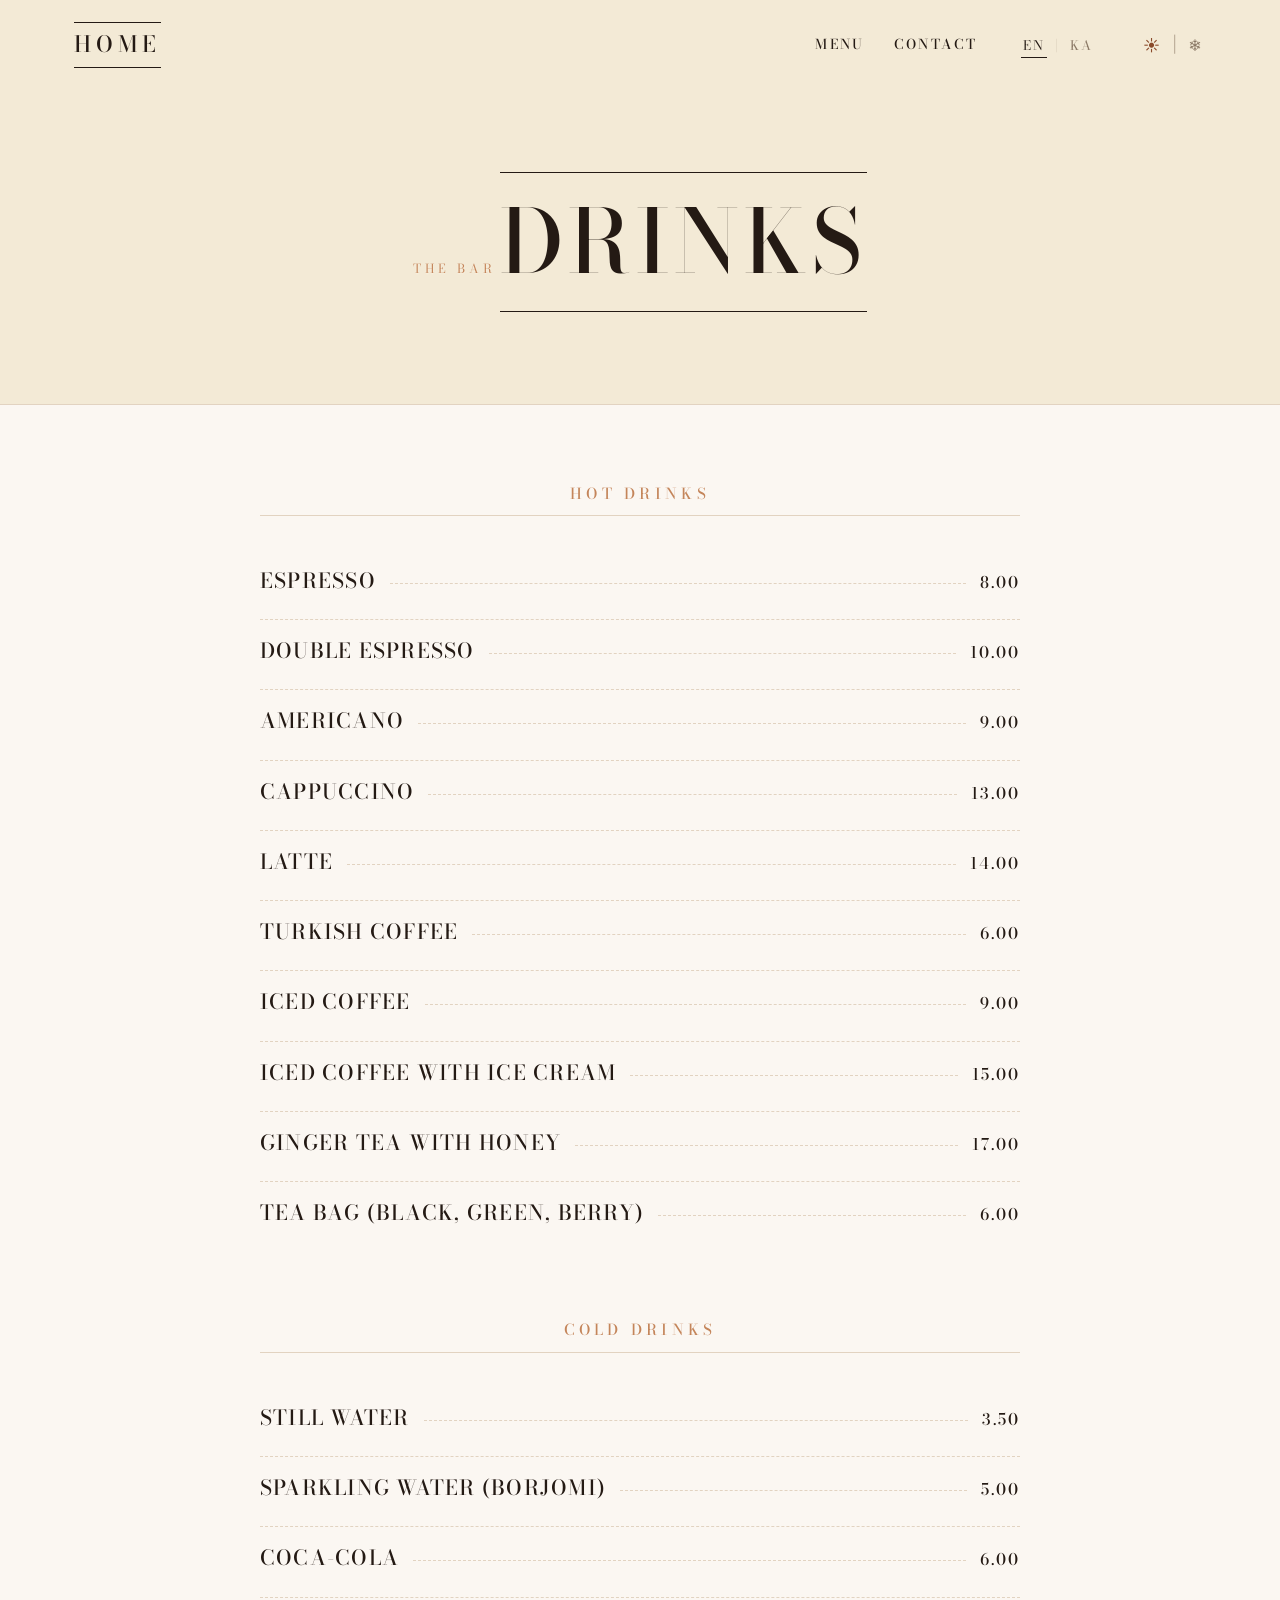
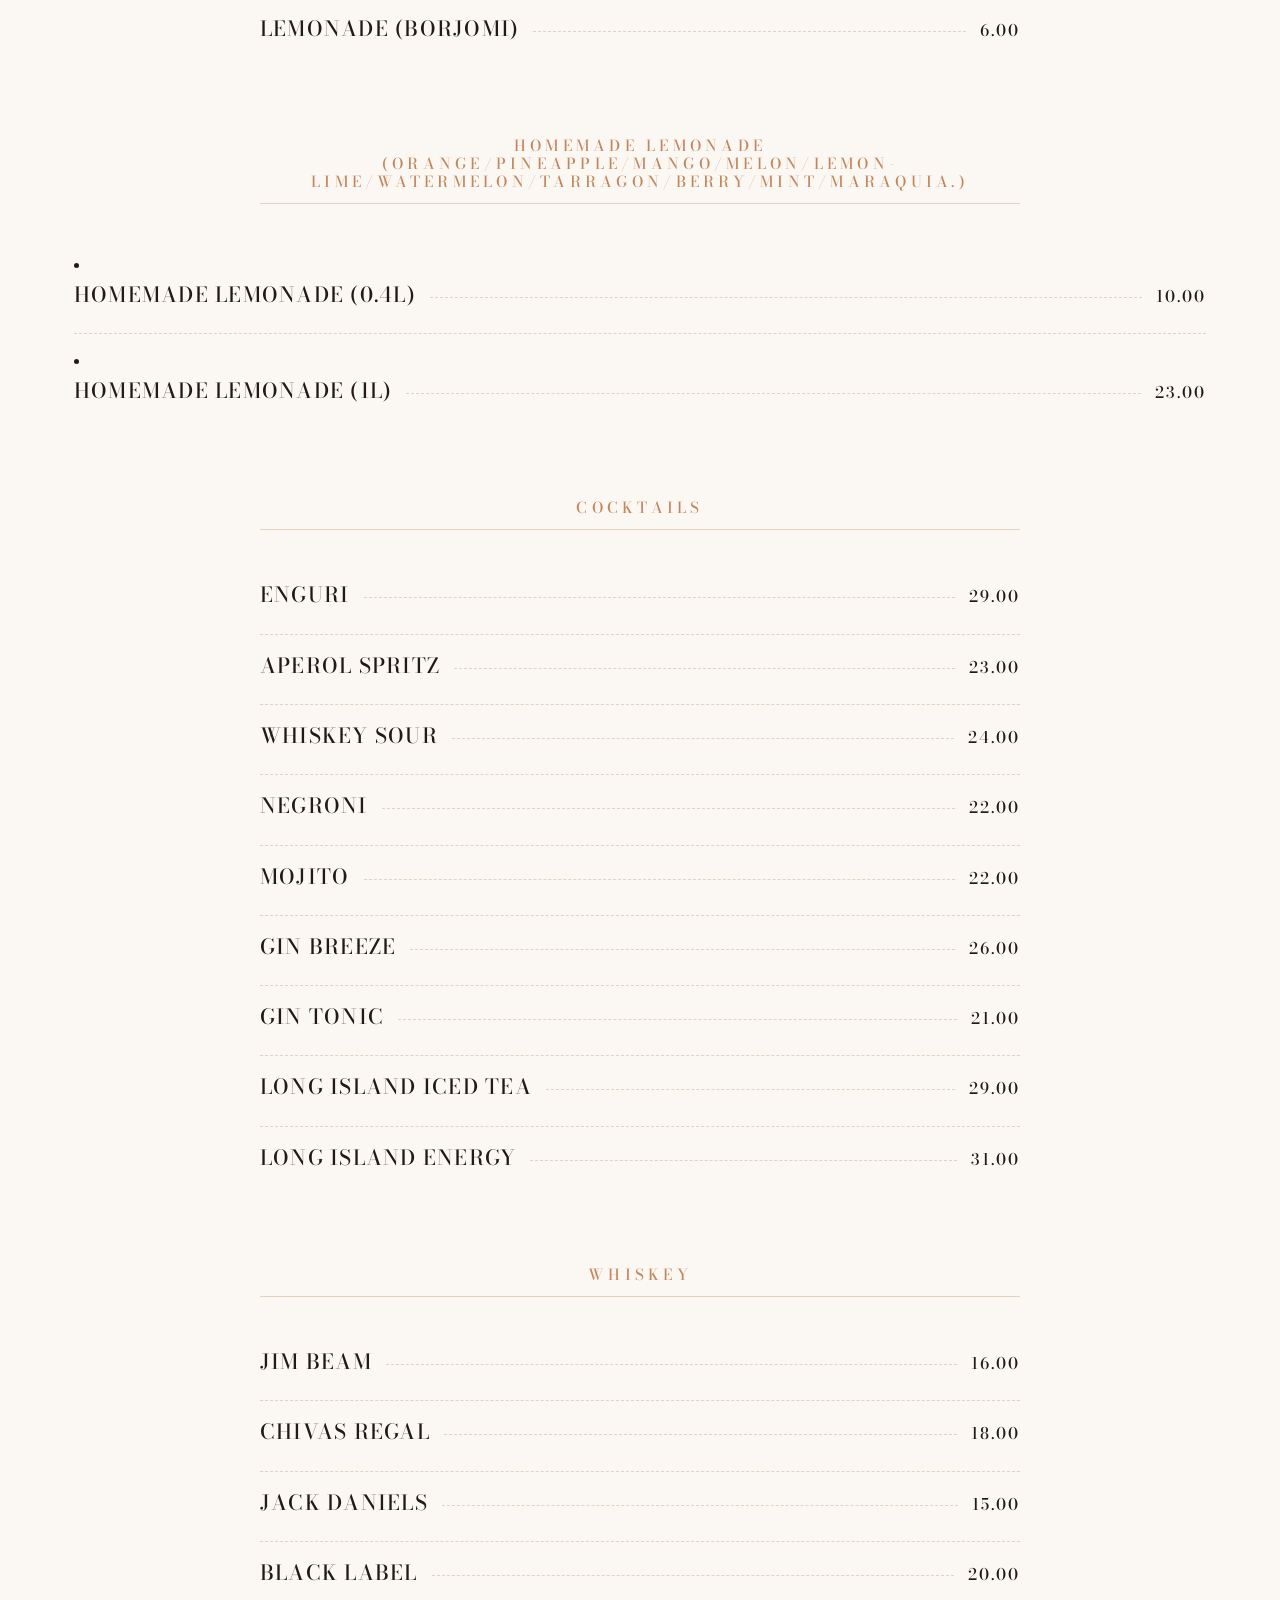
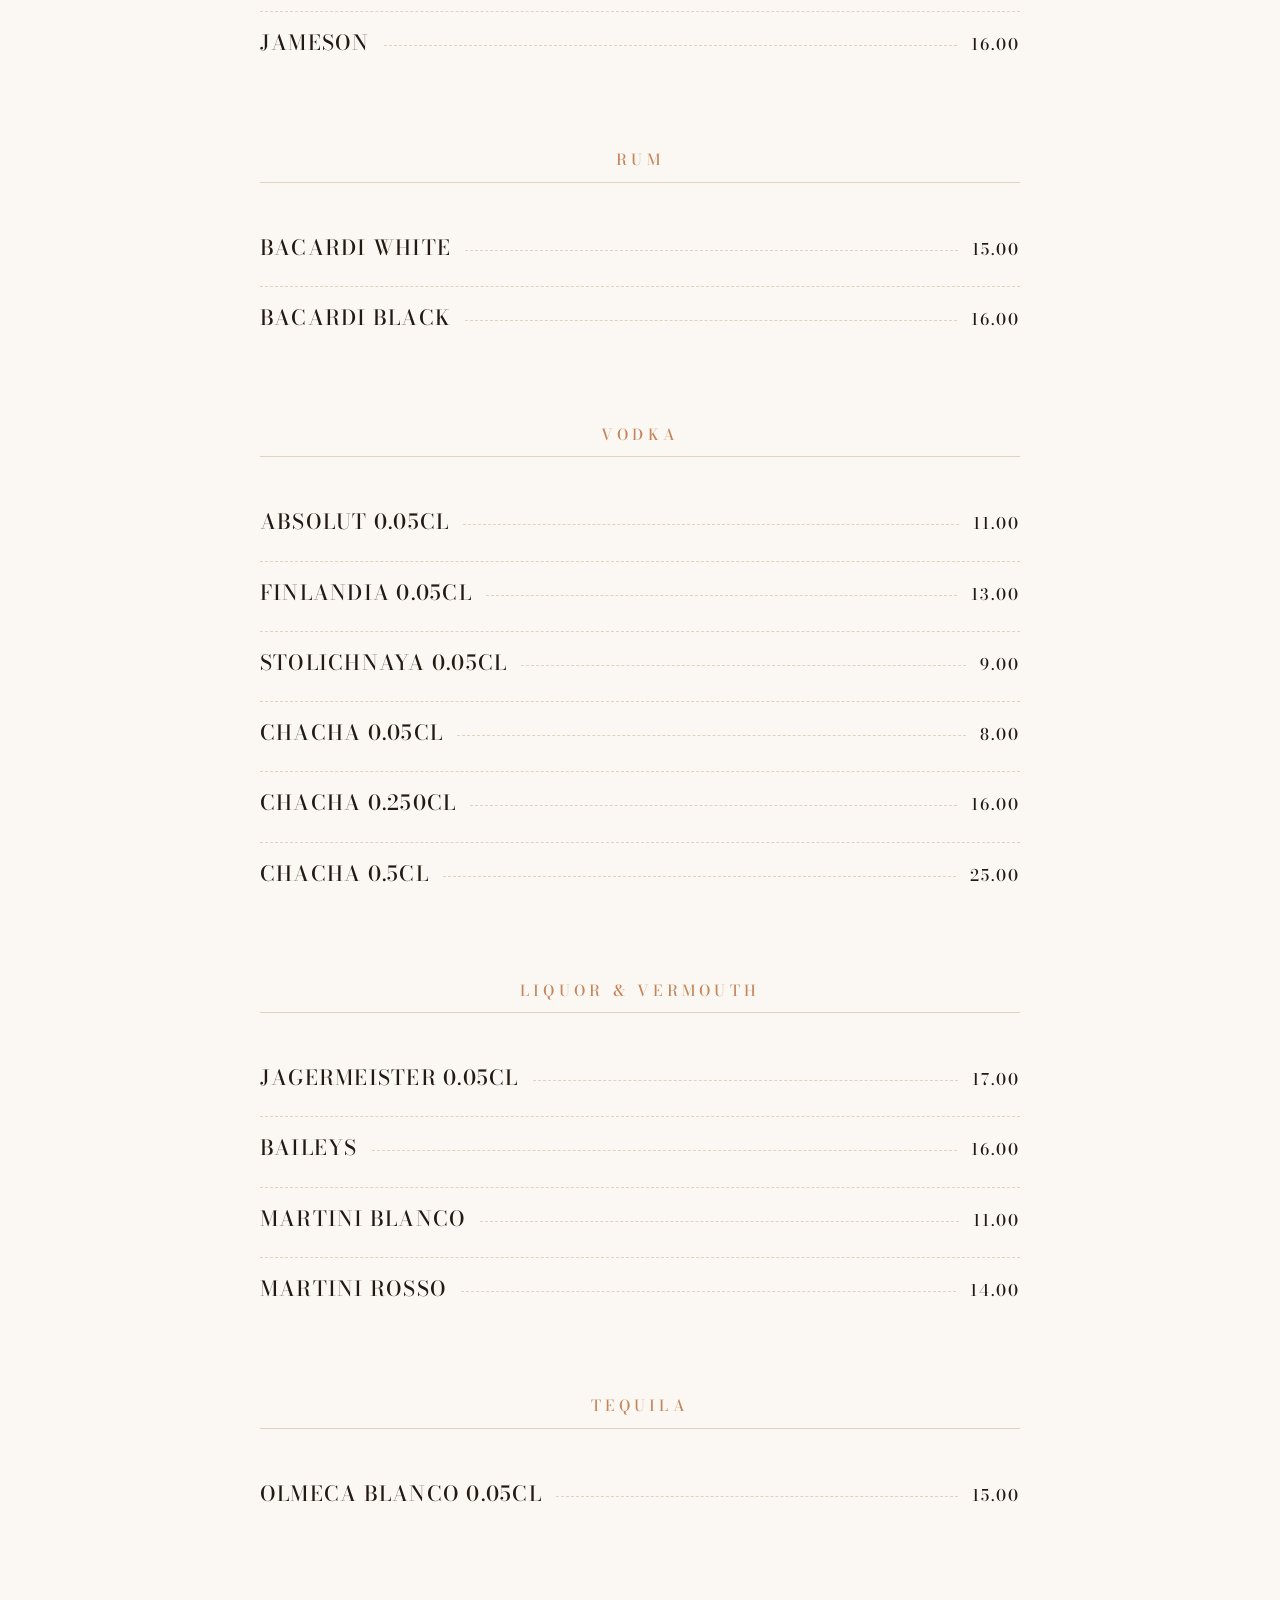
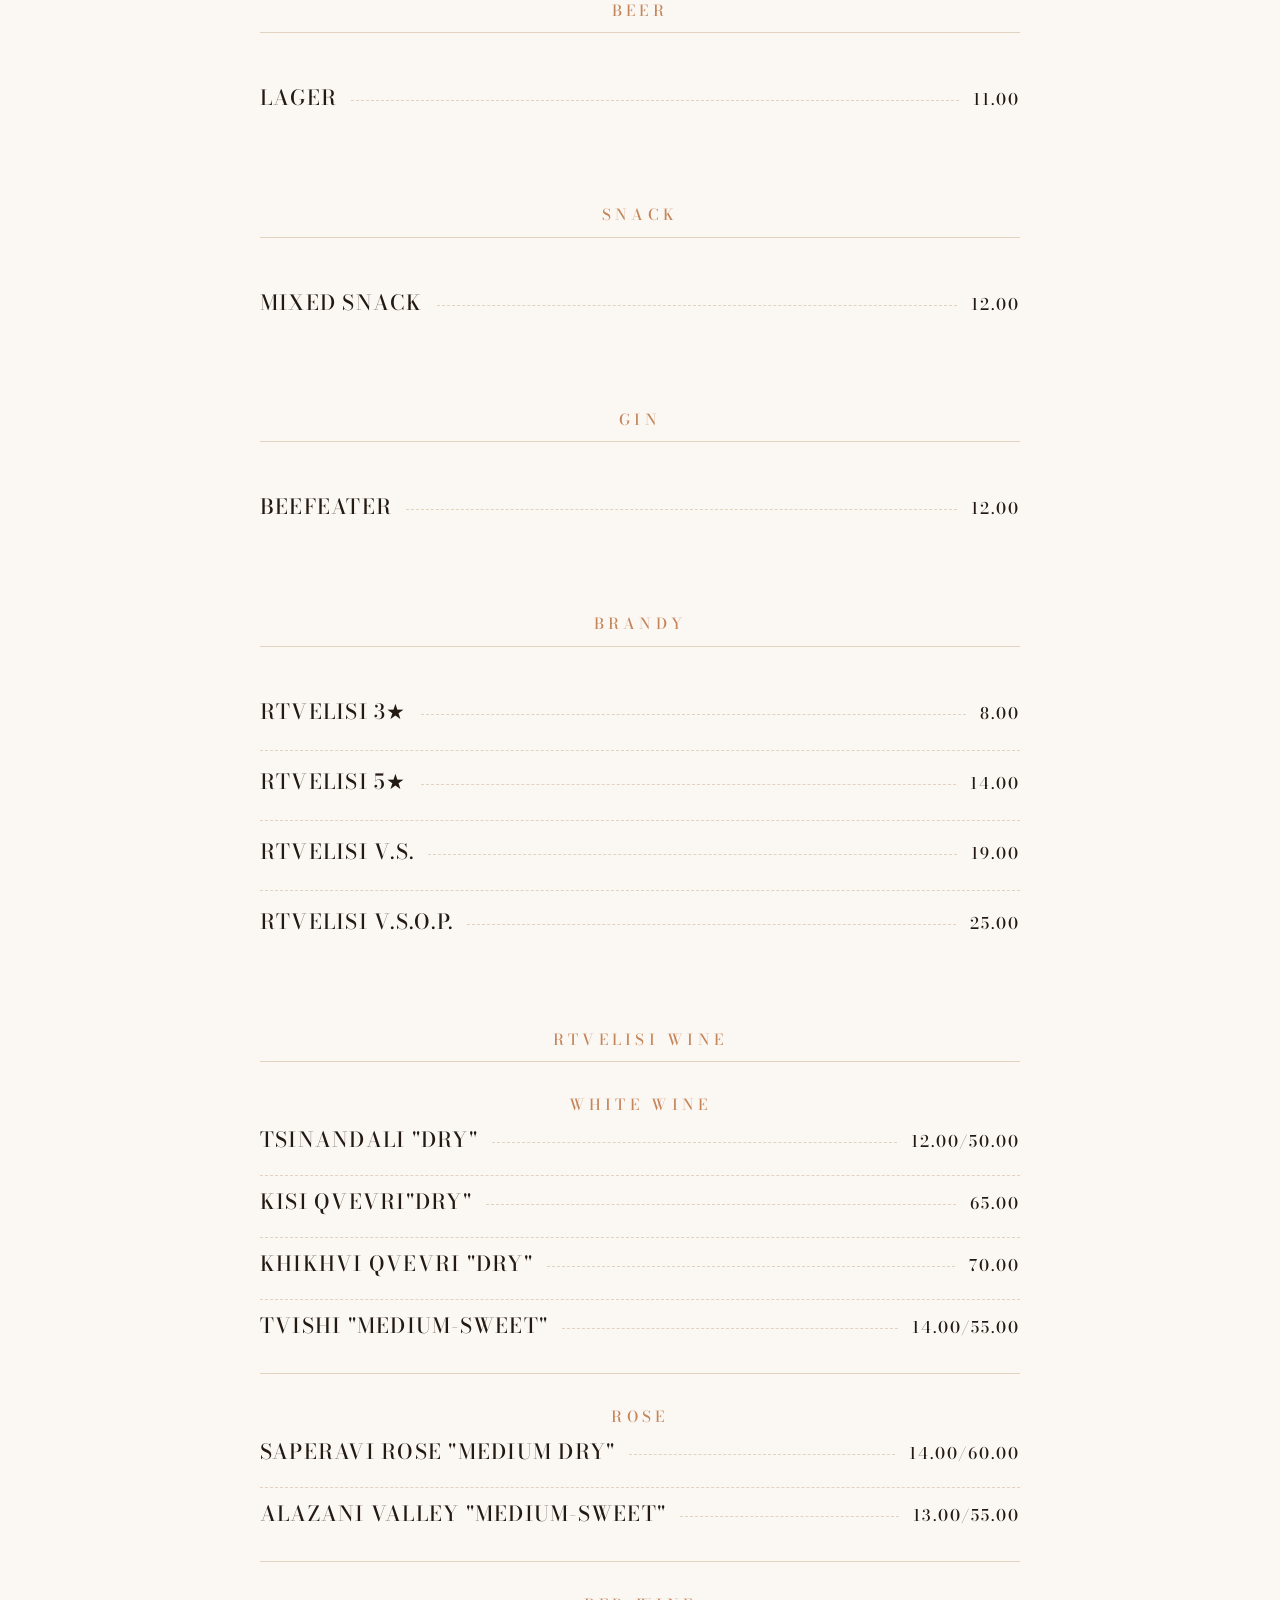
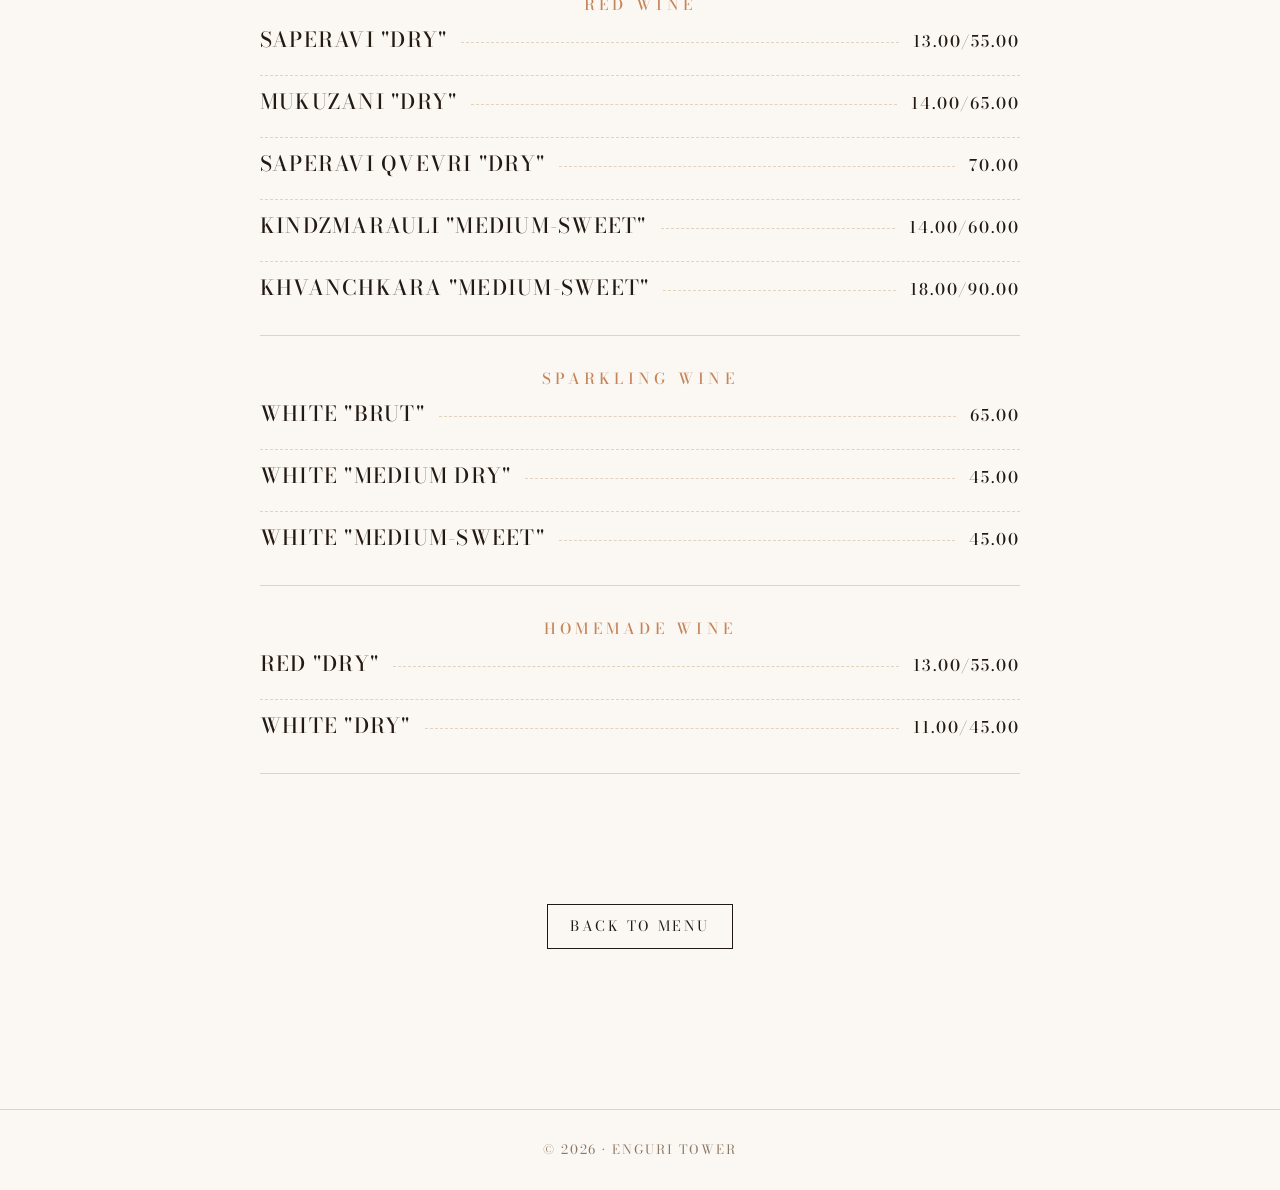
<file: drinks.html>
<!DOCTYPE html>
<html lang="en" data-season="summer">
  <head>
    <meta charset="UTF-8" />
    <meta name="viewport" content="width=device-width, initial-scale=1.0" />
    <meta
      name="description"
      content="Enguri Tower - Drinks menu. Hot drinks, cold drinks, cocktails, whiskey, rum, vodka, tequila, beer, and brandy."
    />
    <title>Drinks | Enguri Tower</title>
    <link rel="preconnect" href="https://fonts.googleapis.com" />
    <link rel="preconnect" href="https://fonts.gstatic.com" crossorigin />
    <link
      href="https://fonts.googleapis.com/css2?family=Bodoni+Moda:ital,wght@0,400;0,500;0,600;0,700;0,800;1,400&family=Inter:wght@300;400;500&family=Noto+Sans+Georgian:wght@300;400;500;600&display=swap"
      rel="stylesheet"
    />
    <link rel="stylesheet" href="styles.css" />
  </head>
  <body>
    <header class="navbar scrolled" id="navbar">
      <div class="nav-container">
        <a href="index.html" class="brand">
          <span class="brand-name">
            <span class="lang-en">HOME</span>
            <span class="lang-ka">მთავარი</span>
          </span>
        </a>

        <nav class="nav-links" id="navLinks">
          <a href="menu.html">
            <span class="lang-en">Menu</span>
            <span class="lang-ka">მენიუ</span>
          </a>
          <a href="contact.html">
            <span class="lang-en">Contact</span>
            <span class="lang-ka">კონტაქტი</span>
          </a>
          <div class="lang-toggle" role="group" aria-label="Language">
            <button type="button" class="lang-btn active" data-lang="en" aria-pressed="true">EN</button>
            <span class="lang-sep">|</span>
            <button type="button" class="lang-btn" data-lang="ka" aria-pressed="false">KA</button>
          </div>
          <div class="season-toggle" role="group" aria-label="Season">
            <button class="season-btn active" data-season="summer" aria-pressed="true" title="Summer" aria-label="Summer">&#9728;</button>
            <span class="lang-sep">|</span>
            <button class="season-btn" data-season="winter" aria-pressed="false" title="Winter" aria-label="Winter">&#10052;</button>
          </div>
        </nav>

        <button
          class="nav-toggle"
          id="navToggle"
          aria-label="Toggle navigation"
          aria-expanded="false"
        >
          <span></span>
          <span></span>
          <span></span>
        </button>
      </div>
    </header>

    <main>
      <section class="page-header">
        <p class="eyebrow">
          <span class="lang-en">The Bar</span>
          <span class="lang-ka">ბარი</span>
        </p>
        <h1 class="page-header-title">
          <span class="lang-en">Drinks</span>
          <span class="lang-ka">სასმელები</span>
        </h1>
      </section>

      <section class="menu-page">
        <div class="container">

          <div class="menu-group">
            <h2 class="menu-group-title">
              <span class="lang-en">Hot Drinks</span>
              <span class="lang-ka">ცხელი სასმელები</span>
            </h2>
            <ul class="menu-list">
              <li class="menu-item"><div class="menu-item-head"><span class="menu-item-name"><span class="lang-en">Espresso</span><span class="lang-ka">ესპრესო</span></span><span class="menu-item-dots"></span><span class="menu-item-price">8.00</span></div></li>
              <li class="menu-item"><div class="menu-item-head"><span class="menu-item-name"><span class="lang-en">Double Espresso</span><span class="lang-ka">ორმაგი ესპრესო</span></span><span class="menu-item-dots"></span><span class="menu-item-price">10.00</span></div></li>
              <li class="menu-item"><div class="menu-item-head"><span class="menu-item-name"><span class="lang-en">Americano</span><span class="lang-ka">ამერიკანო</span></span><span class="menu-item-dots"></span><span class="menu-item-price">9.00</span></div></li>
              <li class="menu-item"><div class="menu-item-head"><span class="menu-item-name"><span class="lang-en">Cappuccino</span><span class="lang-ka">კაპუჩინო</span></span><span class="menu-item-dots"></span><span class="menu-item-price">13.00</span></div></li>
              <li class="menu-item"><div class="menu-item-head"><span class="menu-item-name"><span class="lang-en">Latte</span><span class="lang-ka">ლატე</span></span><span class="menu-item-dots"></span><span class="menu-item-price">14.00</span></div></li>
              <li class="menu-item"><div class="menu-item-head"><span class="menu-item-name"><span class="lang-en">Turkish Coffee</span><span class="lang-ka">თურქული ყავა</span></span><span class="menu-item-dots"></span><span class="menu-item-price">6.00</span></div></li>
              <li class="menu-item"><div class="menu-item-head"><span class="menu-item-name"><span class="lang-en">Iced Coffee</span><span class="lang-ka">ცივი ყავა</span></span><span class="menu-item-dots"></span><span class="menu-item-price">9.00</span></div></li>
              <li class="menu-item"><div class="menu-item-head"><span class="menu-item-name"><span class="lang-en">Iced Coffee with Ice Cream</span><span class="lang-ka">ცივი ყავა ნაყინით</span></span><span class="menu-item-dots"></span><span class="menu-item-price">15.00</span></div></li>
              <li class="menu-item"><div class="menu-item-head"><span class="menu-item-name"><span class="lang-en">Ginger Tea with Honey</span><span class="lang-ka">ჯანჯაფილის ჩაი თაფლით</span></span><span class="menu-item-dots"></span><span class="menu-item-price">17.00</span></div></li>
              <li class="menu-item"><div class="menu-item-head"><span class="menu-item-name"><span class="lang-en">Tea Bag (black, green, berry)</span><span class="lang-ka">ჩაი პაკეტით (შავი, მწვანე, ხილი)</span></span><span class="menu-item-dots"></span><span class="menu-item-price">6.00</span></div></li>
            </ul>
          </div>

          <div class="menu-group">
            <h2 class="menu-group-title">
              <span class="lang-en">Cold Drinks</span>
              <span class="lang-ka">გრილი სასმელები</span>
            </h2>
            <ul class="menu-list">
              <li class="menu-item"><div class="menu-item-head"><span class="menu-item-name"><span class="lang-en">Still Water</span><span class="lang-ka">მინერალური წყალი</span></span><span class="menu-item-dots"></span><span class="menu-item-price">3.50</span></div></li>
              <li class="menu-item"><div class="menu-item-head"><span class="menu-item-name"><span class="lang-en">Sparkling Water (Borjomi)</span><span class="lang-ka">გაზიანი წყალი (ბორჯომი)</span></span><span class="menu-item-dots"></span><span class="menu-item-price">5.00</span></div></li>
              <li class="menu-item"><div class="menu-item-head"><span class="menu-item-name"><span class="lang-en">Coca-Cola</span><span class="lang-ka">კოკა-კოლა</span></span><span class="menu-item-dots"></span><span class="menu-item-price">6.00</span></div></li>
              <li class="menu-item"><div class="menu-item-head"><span class="menu-item-name"><span class="lang-en">Lemonade (Borjomi)</span><span class="lang-ka">ლიმონათი</span></span><span class="menu-item-dots"></span><span class="menu-item-price">6.00</span></div></li>
              </ul>
          </div>
              <div class="menu-group">
            <h2 class="menu-group-title">
              <span class="lang-en">Homemade Lemonade (Orange/Pineapple/Mango/Melon/Lemon-lime/Watermelon/Tarragon/Berry/Mint/Maraquia.)</span>
              <span class="lang-ka">სახლის ლიმონათი (ფორთოხალი/ანანასი/მანგო/ნესვი/ლიმონ-ლაიმი/საზამთრო/ტარხუნა/კენკრა/პიტნა/მარაკუია.)</span>
            </h2>
              <li class="menu-item"><div class="menu-item-head"><span class="menu-item-name"><span class="lang-en">Homemade Lemonade (0.4L)</span><span class="lang-ka">სახლის ლიმონათი (0.4ლ)</span></span><span class="menu-item-dots"></span><span class="menu-item-price">10.00</span></div></li>
              <li class="menu-item"><div class="menu-item-head"><span class="menu-item-name"><span class="lang-en">Homemade Lemonade (1L)</span><span class="lang-ka">სახლის ლიმონათი (1ლ)</span></span><span class="menu-item-dots"></span><span class="menu-item-price">23.00</span></div></li>
              
            </ul>
          </div>

          <div class="menu-group">
            <h2 class="menu-group-title">
              <span class="lang-en">Cocktails</span>
              <span class="lang-ka">კოქტეილები</span>
            </h2>
            <ul class="menu-list">
              <li class="menu-item">
                <div class="menu-item-head"><span class="menu-item-name"><span class="lang-en">Enguri</span><span class="lang-ka">ენგური</span></span><span class="menu-item-dots"></span><span class="menu-item-price">29.00</span></div>
              </li>
              <li class="menu-item"><div class="menu-item-head"><span class="menu-item-name"><span class="lang-en">Aperol Spritz</span><span class="lang-ka">აპეროლ შპრიცი</span></span><span class="menu-item-dots"></span><span class="menu-item-price">23.00</span></div></li>
              <li class="menu-item"><div class="menu-item-head"><span class="menu-item-name"><span class="lang-en">Whiskey Sour</span><span class="lang-ka">ვისკი საუერი</span></span><span class="menu-item-dots"></span><span class="menu-item-price">24.00</span></div></li>
              <li class="menu-item"><div class="menu-item-head"><span class="menu-item-name"><span class="lang-en">Negroni</span><span class="lang-ka">ნეგრონი</span></span><span class="menu-item-dots"></span><span class="menu-item-price">22.00</span></div></li>
              <li class="menu-item"><div class="menu-item-head"><span class="menu-item-name"><span class="lang-en">Mojito</span><span class="lang-ka">მოჰიტო</span></span><span class="menu-item-dots"></span><span class="menu-item-price">22.00</span></div></li>
              <li class="menu-item"><div class="menu-item-head"><span class="menu-item-name"><span class="lang-en">Gin Breeze</span><span class="lang-ka">ჯინ ბრიზი</span></span><span class="menu-item-dots"></span><span class="menu-item-price">26.00</span></div></li>
              <li class="menu-item"><div class="menu-item-head"><span class="menu-item-name"><span class="lang-en">Gin Tonic</span><span class="lang-ka">ჯინ ტონიკი</span></span><span class="menu-item-dots"></span><span class="menu-item-price">21.00</span></div></li>
              <li class="menu-item"><div class="menu-item-head"><span class="menu-item-name"><span class="lang-en">Long Island Iced Tea</span><span class="lang-ka">ლონგ აილენდი</span></span><span class="menu-item-dots"></span><span class="menu-item-price">29.00</span></div></li>
              <li class="menu-item"><div class="menu-item-head"><span class="menu-item-name"><span class="lang-en">Long Island Energy</span><span class="lang-ka">ლონგ აილენდი ენერჯი</span></span><span class="menu-item-dots"></span><span class="menu-item-price">31.00</span></div></li>
            </ul>
          </div>

          <div class="menu-group">
            <h2 class="menu-group-title">
              <span class="lang-en">Whiskey</span>
              <span class="lang-ka">ვისკი</span>
            </h2>
            <ul class="menu-list">
              <li class="menu-item"><div class="menu-item-head"><span class="menu-item-name">Jim Beam</span><span class="menu-item-dots"></span><span class="menu-item-price">16.00</span></div></li>
              <li class="menu-item"><div class="menu-item-head"><span class="menu-item-name">Chivas Regal</span><span class="menu-item-dots"></span><span class="menu-item-price">18.00</span></div></li>
              <li class="menu-item"><div class="menu-item-head"><span class="menu-item-name">Jack Daniels</span><span class="menu-item-dots"></span><span class="menu-item-price">15.00</span></div></li>
              <li class="menu-item"><div class="menu-item-head"><span class="menu-item-name">Black Label</span><span class="menu-item-dots"></span><span class="menu-item-price">20.00</span></div></li>
              <li class="menu-item"><div class="menu-item-head"><span class="menu-item-name">Jameson</span><span class="menu-item-dots"></span><span class="menu-item-price">16.00</span></div></li>
            </ul>
          </div>

          <div class="menu-group">
            <h2 class="menu-group-title">
              <span class="lang-en">Rum</span>
              <span class="lang-ka">რომი</span>
            </h2>
            <ul class="menu-list">
              <li class="menu-item"><div class="menu-item-head"><span class="menu-item-name">Bacardi White</span><span class="menu-item-dots"></span><span class="menu-item-price">15.00</span></div></li>
              <li class="menu-item"><div class="menu-item-head"><span class="menu-item-name">Bacardi Black</span><span class="menu-item-dots"></span><span class="menu-item-price">16.00</span></div></li>
            </ul>
          </div>

          <div class="menu-group">
            <h2 class="menu-group-title">
              <span class="lang-en">Vodka</span>
              <span class="lang-ka">არაყი</span>
            </h2>
            <ul class="menu-list">
              <li class="menu-item"><div class="menu-item-head"><span class="menu-item-name">Absolut 0.05cl</span><span class="menu-item-dots"></span><span class="menu-item-price">11.00</span></div></li>
              <li class="menu-item"><div class="menu-item-head"><span class="menu-item-name">Finlandia 0.05cl</span><span class="menu-item-dots"></span><span class="menu-item-price">13.00</span></div></li>
              <li class="menu-item"><div class="menu-item-head"><span class="menu-item-name">Stolichnaya 0.05cl</span><span class="menu-item-dots"></span><span class="menu-item-price">9.00</span></div></li>
              <li class="menu-item"><div class="menu-item-head"><span class="menu-item-name">Chacha 0.05cl</span><span class="menu-item-dots"></span><span class="menu-item-price">8.00</span></div></li>
              <li class="menu-item"><div class="menu-item-head"><span class="menu-item-name">Chacha 0.250cl</span><span class="menu-item-dots"></span><span class="menu-item-price">16.00</span></div></li>
              <li class="menu-item"><div class="menu-item-head"><span class="menu-item-name">Chacha 0.5cl</span><span class="menu-item-dots"></span><span class="menu-item-price">25.00</span></div></li>


            </ul>
          </div>

          <div class="menu-group">
            <h2 class="menu-group-title">
              <span class="lang-en">Liquor &amp; Vermouth</span>
              <span class="lang-ka">ლიქიორი და ვერმუტი</span>
            </h2>
            <ul class="menu-list">
              <li class="menu-item"><div class="menu-item-head"><span class="menu-item-name">Jagermeister 0.05cl</span><span class="menu-item-dots"></span><span class="menu-item-price">17.00</span></div></li>
              <li class="menu-item"><div class="menu-item-head"><span class="menu-item-name">Baileys</span><span class="menu-item-dots"></span><span class="menu-item-price">16.00</span></div></li>
              <li class="menu-item"><div class="menu-item-head"><span class="menu-item-name">Martini Blanco</span><span class="menu-item-dots"></span><span class="menu-item-price">11.00</span></div></li>
              <li class="menu-item"><div class="menu-item-head"><span class="menu-item-name">Martini Rosso</span><span class="menu-item-dots"></span><span class="menu-item-price">14.00</span></div></li>
            </ul>
          </div>

          <div class="menu-group">
            <h2 class="menu-group-title">
              <span class="lang-en">Tequila</span>
              <span class="lang-ka">ტეკილა</span>
            </h2>
            <ul class="menu-list">
              <li class="menu-item"><div class="menu-item-head"><span class="menu-item-name">Olmeca Blanco 0.05cl</span><span class="menu-item-dots"></span><span class="menu-item-price">15.00</span></div></li>
            </ul>
          </div>

          <div class="menu-group">
            <h2 class="menu-group-title">
              <span class="lang-en">Beer</span>
              <span class="lang-ka">ლუდი</span>
            </h2>
            <ul class="menu-list">
              <li class="menu-item"><div class="menu-item-head"><span class="menu-item-name"><span class="lang-en">LAGER</span><span class="lang-ka">გაფილტრული</span></span><span class="menu-item-dots"></span><span class="menu-item-price">11.00</span></div></li>
            </ul>
          </div>

            <div class="menu-group">
            <h2 class="menu-group-title">
              <span class="lang-en">Snack</span>
              <span class="lang-ka">ლუდთან მისაყოლებელი</span>
            </h2>
            <ul class="menu-list">
              <li class="menu-item"><div class="menu-item-head"><span class="menu-item-name"><span class="lang-en">Mixed Snack</span><span class="lang-ka">ლუდთან მისაყოლებელი შერეული</span></span><span class="menu-item-dots"></span><span class="menu-item-price">12.00</span></div></li>
             </ul>
          </div>

          <div class="menu-group">
            <h2 class="menu-group-title">
              <span class="lang-en">Gin</span>
              <span class="lang-ka">ჯინი</span>
            </h2>
            <ul class="menu-list">
              <li class="menu-item"><div class="menu-item-head"><span class="menu-item-name"><span class="lang-en">Beefeater</span><span class="lang-ka">ბიფიტერი</span></span><span class="menu-item-dots"></span><span class="menu-item-price">12.00</span></div></li>
            </ul>
          </div>

          <div class="menu-group">
            <h2 class="menu-group-title">
              <span class="lang-en">Brandy</span>
              <span class="lang-ka">ბრენდი</span>
            </h2>
            <ul class="menu-list">
              <li class="menu-item"><div class="menu-item-head"><span class="menu-item-name"><span class="lang-en">Rtvelisi 3&#9733;</span><span class="lang-ka">რთველისი 3*</span></span><span class="menu-item-dots"></span><span class="menu-item-price">8.00</span></div></li>
              <li class="menu-item"><div class="menu-item-head"><span class="menu-item-name"><span class="lang-en">Rtvelisi 5&#9733;</span><span class="lang-ka">რთველისი 5*</span></span><span class="menu-item-dots"></span><span class="menu-item-price">14.00</span></div></li>
              <li class="menu-item"><div class="menu-item-head"><span class="menu-item-name"><span class="lang-en">Rtvelisi V.S.</span><span class="lang-ka">რთველისი V.S.</span></span><span class="menu-item-dots"></span><span class="menu-item-price">19.00</span></div></li>
              <li class="menu-item"><div class="menu-item-head"><span class="menu-item-name"><span class="lang-en">Rtvelisi V.S.O.P.</span><span class="lang-ka">რთველისი V.S.O.P.</span></span><span class="menu-item-dots"></span><span class="menu-item-price">25.00</span></div></li>
            </ul>
          </div>

          <div class="menu-group">
            <h2 class="menu-group-title">
              <span class="lang-en">RTVELISI WINE</span>
              <span class="lang-ka">რთველისი ღვინო</span>
            </h2>
            <ul class="menu-list">

              <div class="menu-group">
            <h2 class="menu-group-title">
              <span class="lang-en">WHITE WINE</span>
              <span class="lang-ka">თეთრი ღვინო</span>
              <li class="menu-item"><div class="menu-item-head"><span class="menu-item-name"><span class="lang-en">Tsinandali "dry"</span><span class="lang-ka">წინანდალი "მშრალი".</span></span><span class="menu-item-dots"></span><span class="menu-item-price">12.00/50.00</span></div></li>
              <li class="menu-item"><div class="menu-item-head"><span class="menu-item-name"><span class="lang-en">Kisi qvevri"dry"</span><span class="lang-ka">ქისი ქვევრი "მშრალი".</span></span><span class="menu-item-dots"></span><span class="menu-item-price">65.00</span></div></li>
              <li class="menu-item"><div class="menu-item-head"><span class="menu-item-name"><span class="lang-en">Khikhvi qvevri "dry"</span><span class="lang-ka">ხიხვი ქვევრი "მშრალი".</span></span><span class="menu-item-dots"></span><span class="menu-item-price">70.00</span></div></li>
              <li class="menu-item"><div class="menu-item-head"><span class="menu-item-name"><span class="lang-en">Tvishi "medium-sweet"</span><span class="lang-ka">ტვიში "ნახევრად ტკბილი".</span></span><span class="menu-item-dots"></span><span class="menu-item-price">14.00/55.00</span></div></li>
              </h2>
                
              <div class="menu-group">
            <h2 class="menu-group-title">
              <span class="lang-en">ROSE</span>
              <span class="lang-ka">ვარდისფერი ღვინო</span>
               <li class="menu-item"><div class="menu-item-head"><span class="menu-item-name"><span class="lang-en">Saperavi Rose "medium dry"</span><span class="lang-ka">საფერავი როზე "ნახევრად მშრალი".</span></span><span class="menu-item-dots"></span><span class="menu-item-price">14.00/60.00</span></div></li>
              <li class="menu-item"><div class="menu-item-head"><span class="menu-item-name"><span class="lang-en">Alazani Valley "medium-sweet"</span><span class="lang-ka">ალაზნის ველი როზე "ნახევრად ტკბილი".</span></span><span class="menu-item-dots"></span><span class="menu-item-price">13.00/55.00</span></div></li>
             </h2>
                
              <div class="menu-group">
            <h2 class="menu-group-title">
              <span class="lang-en">RED WINE</span>
              <span class="lang-ka">წითელი ღვინო</span>
              <li class="menu-item"><div class="menu-item-head"><span class="menu-item-name"><span class="lang-en">Saperavi "dry"</span><span class="lang-ka">საფერავი "მშრალი".</span></span><span class="menu-item-dots"></span><span class="menu-item-price">13.00/55.00</span></div></li>
              <li class="menu-item"><div class="menu-item-head"><span class="menu-item-name"><span class="lang-en">Mukuzani "dry"</span><span class="lang-ka">მუკუზანი "მშრალი".</span></span><span class="menu-item-dots"></span><span class="menu-item-price">14.00/65.00</span></div></li>
              <li class="menu-item"><div class="menu-item-head"><span class="menu-item-name"><span class="lang-en">Saperavi qvevri "dry"</span><span class="lang-ka">საფერავი ქვევრი "მშრალი".</span></span><span class="menu-item-dots"></span><span class="menu-item-price">70.00</span></div></li>
              <li class="menu-item"><div class="menu-item-head"><span class="menu-item-name"><span class="lang-en">Kindzmarauli "medium-sweet"</span><span class="lang-ka">ქინძმარაული "ნახევრად ტკბილი".</span></span><span class="menu-item-dots"></span><span class="menu-item-price">14.00/60.00</span></div></li>
              <li class="menu-item"><div class="menu-item-head"><span class="menu-item-name"><span class="lang-en">Khvanchkara "medium-sweet"</span><span class="lang-ka">ხვანჭკარა "ნახევრად ტკბილი".</span></span><span class="menu-item-dots"></span><span class="menu-item-price">18.00/90.00</span></div></li>
              </h2>
                
              <div class="menu-group">
            <h2 class="menu-group-title">
              <span class="lang-en">SPARKLING WINE</span>
              <span class="lang-ka">ცქრიალა ღვინო</span>
              <li class="menu-item"><div class="menu-item-head"><span class="menu-item-name"><span class="lang-en">White "brut"</span><span class="lang-ka">თეთრი "მშრალი".</span></span><span class="menu-item-dots"></span><span class="menu-item-price">65.00</span></div></li>
              <li class="menu-item"><div class="menu-item-head"><span class="menu-item-name"><span class="lang-en">White "medium dry"</span><span class="lang-ka">თეთრი "ნახევრად მშრალი".</span></span><span class="menu-item-dots"></span><span class="menu-item-price">45.00</span></div></li>
              <li class="menu-item"><div class="menu-item-head"><span class="menu-item-name"><span class="lang-en">White  "medium-sweet"</span><span class="lang-ka">თეთრი "ნახევრად ტკბილი".</span></span><span class="menu-item-dots"></span><span class="menu-item-price">45.00</span></div></li>
               </h2>
                
              <div class="menu-group">
            <h2 class="menu-group-title">
              <span class="lang-en">HOMEMADE WINE</span>
              <span class="lang-ka">სახლის ღვინო</span>
              <li class="menu-item"><div class="menu-item-head"><span class="menu-item-name"><span class="lang-en">Red "dry"</span><span class="lang-ka">წითელი "მშრალი".</span></span><span class="menu-item-dots"></span><span class="menu-item-price">13.00/55.00</span></div></li>
              <li class="menu-item"><div class="menu-item-head"><span class="menu-item-name"><span class="lang-en">White "dry"</span><span class="lang-ka">თეთრი "მშრალი".</span></span><span class="menu-item-dots"></span><span class="menu-item-price">11.00/45.00</span></div></li>
          </div>

          <div class="back-wrap">
            <a href="menu.html" class="back-link">
              <span class="lang-en">Back to Menu</span>
              <span class="lang-ka">მენიუზე დაბრუნება</span>
            </a>
          </div>
        </div>
      </section>
    </main>

    <footer class="footer footer-slim">
      <div class="container">
        <div class="footer-bottom">
          <p class="copy">&copy; <span id="year"></span> &middot; Enguri Tower</p>
        </div>
      </div>
    </footer>

    <script src="script.js"></script>
  </body>
</html>
</file>
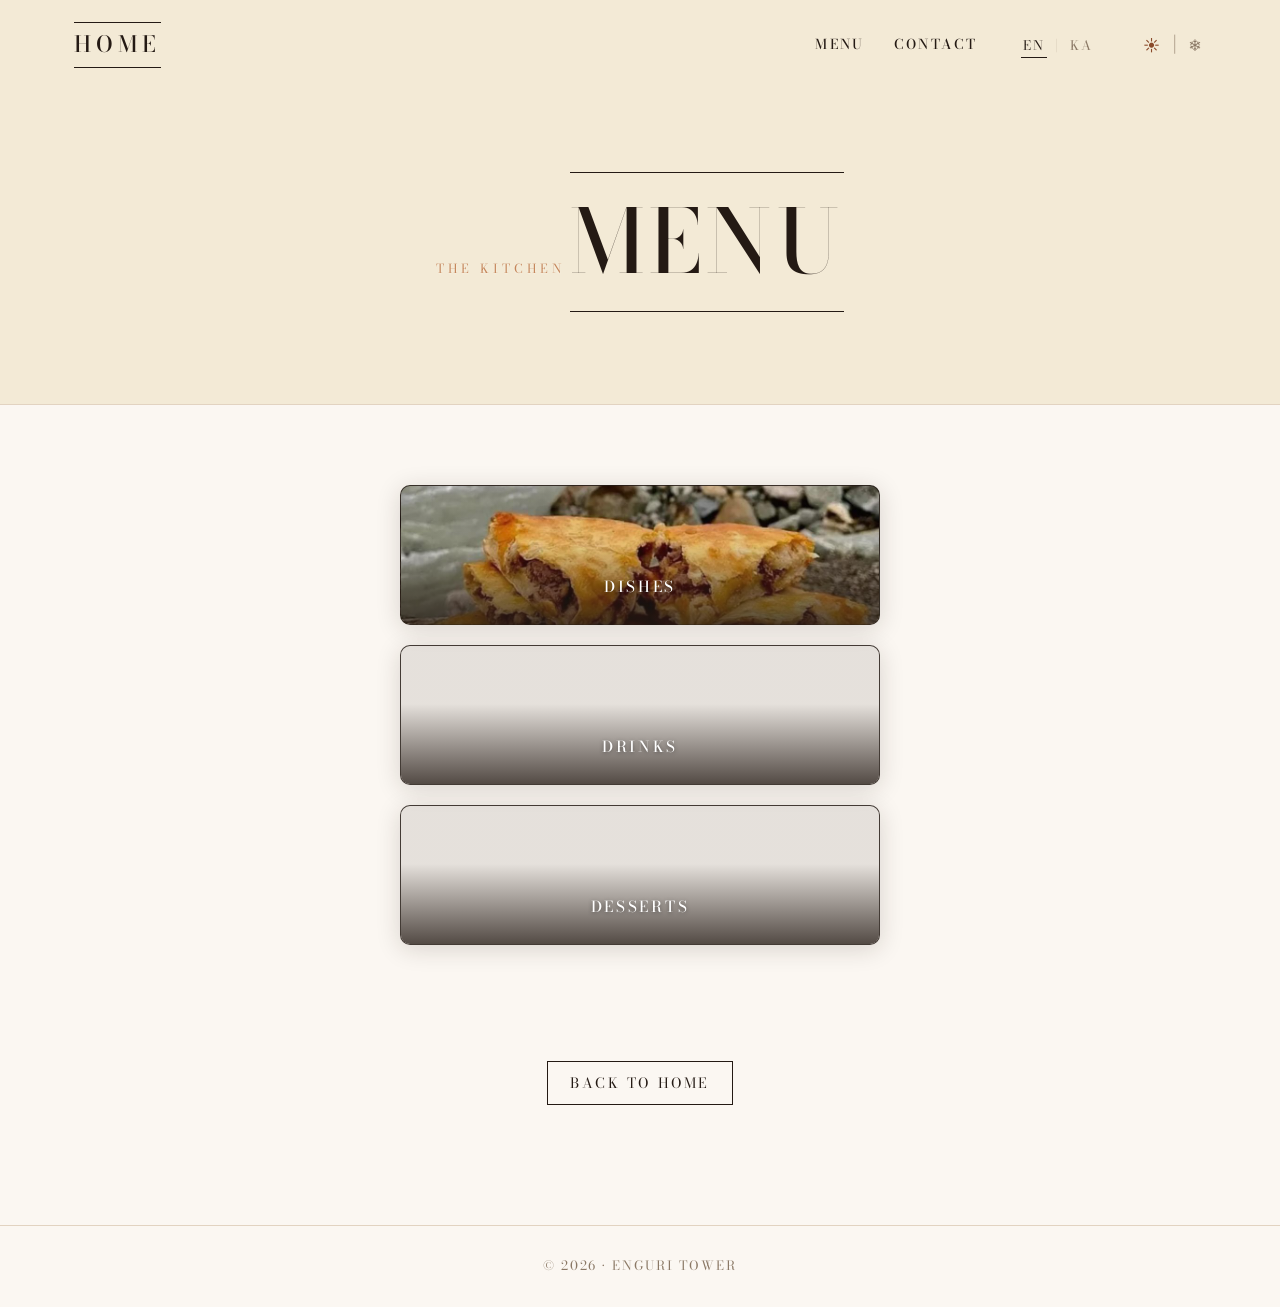
<file: menu.html>
<!DOCTYPE html>
<html lang="en" data-season="summer">
  <head>
    <meta charset="UTF-8" />
    <meta name="viewport" content="width=device-width, initial-scale=1.0" />
    <meta
      name="description"
      content="Enguri Tower - Menu. Dishes, drinks, and desserts."
    />
    <title>Menu | Enguri Tower</title>
    <link rel="preconnect" href="https://fonts.googleapis.com" />
    <link rel="preconnect" href="https://fonts.gstatic.com" crossorigin />
    <link
      href="https://fonts.googleapis.com/css2?family=Bodoni+Moda:ital,wght@0,400;0,500;0,600;0,700;0,800;1,400&family=Inter:wght@300;400;500&family=Noto+Sans+Georgian:wght@300;400;500;600&display=swap"
      rel="stylesheet"
    />
    <link rel="stylesheet" href="styles.css" />
  </head>
  <body>
    <header class="navbar scrolled" id="navbar">
      <div class="nav-container">
        <a href="index.html" class="brand">
          <span class="brand-name">
            <span class="lang-en">HOME</span>
            <span class="lang-ka">მთავარი</span>
          </span>
        </a>

        <nav class="nav-links" id="navLinks">
          <a href="menu.html">
            <span class="lang-en">Menu</span>
            <span class="lang-ka">მენიუ</span>
          </a>
          <a href="contact.html">
            <span class="lang-en">Contact</span>
            <span class="lang-ka">კონტაქტი</span>
          </a>
          <div class="lang-toggle" role="group" aria-label="Language">
            <button type="button" class="lang-btn active" data-lang="en" aria-pressed="true">EN</button>
            <span class="lang-sep">|</span>
            <button type="button" class="lang-btn" data-lang="ka" aria-pressed="false">KA</button>
          </div>
          <div class="season-toggle" role="group" aria-label="Season">
            <button class="season-btn active" data-season="summer" aria-pressed="true" title="Summer" aria-label="Summer">&#9728;</button>
            <span class="lang-sep">|</span>
            <button class="season-btn" data-season="winter" aria-pressed="false" title="Winter" aria-label="Winter">&#10052;</button>
          </div>
        </nav>

        <button
          class="nav-toggle"
          id="navToggle"
          aria-label="Toggle navigation"
          aria-expanded="false"
        >
          <span></span>
          <span></span>
          <span></span>
        </button>
      </div>
    </header>

    <main>
      <section class="page-header">
        <p class="eyebrow">
          <span class="lang-en">The Kitchen</span>
          <span class="lang-ka">სამზარეულო</span>
        </p>
        <h1 class="page-header-title">
          <span class="lang-en">Menu</span>
          <span class="lang-ka">მენიუ</span>
        </h1>
      </section>

      <section class="menu-page menu-hub-page">
        <div class="container">
          <div class="menu-hub-grid">
            <a href="dishes.html" class="menu-hub-card menu-hub-card--dishes">
              <span class="menu-hub-card-name">
                <span class="lang-en">Dishes</span>
                <span class="lang-ka">კერძები</span>
              </span>
            </a>
            <a href="drinks.html" class="menu-hub-card menu-hub-card--drinks">
              <span class="menu-hub-card-name">
                <span class="lang-en">Drinks</span>
                <span class="lang-ka">სასმელები</span>
              </span>
            </a>
            <a href="desserts.html" class="menu-hub-card menu-hub-card--desserts">
              <span class="menu-hub-card-name">
                <span class="lang-en">Desserts</span>
                <span class="lang-ka">დესერტები</span>
              </span>
            </a>
          </div>

          <div class="back-wrap">
            <a href="index.html" class="back-link">
              <span class="lang-en">Back to Home</span>
              <span class="lang-ka">მთავარზე დაბრუნება</span>
            </a>
          </div>
        </div>
      </section>
    </main>

    <footer class="footer footer-slim">
      <div class="container">
        <div class="footer-bottom">
          <p class="copy">&copy; <span id="year"></span> &middot; Enguri Tower</p>
        </div>
      </div>
    </footer>

    <script src="script.js"></script>
  </body>
</html>
</file>
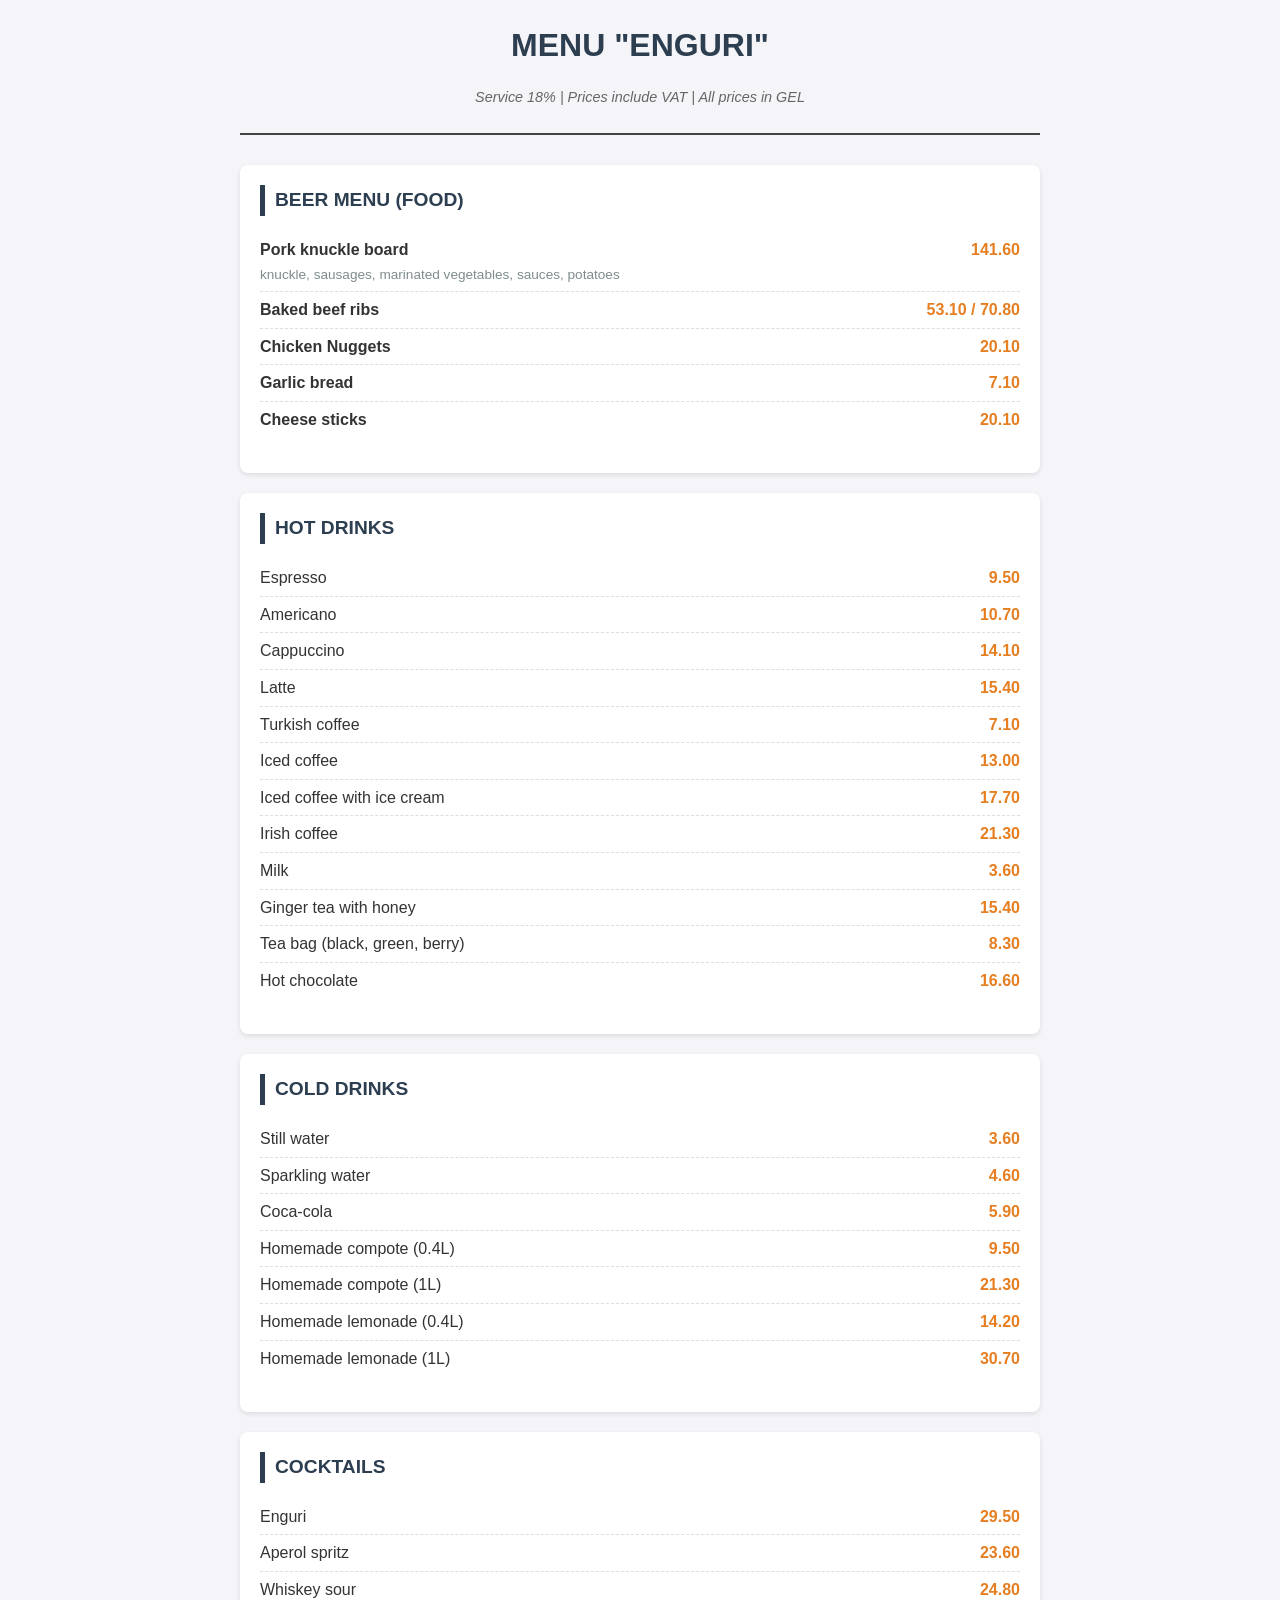
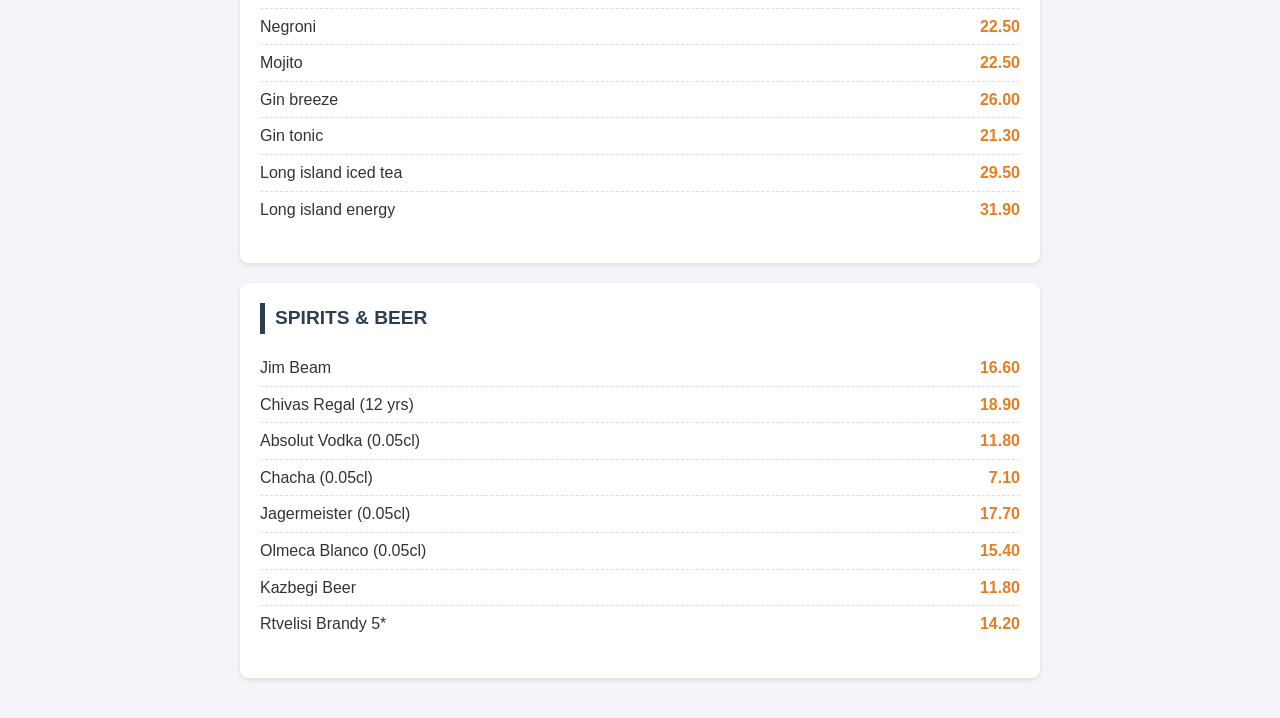
<file: Menu_Enguri.html>
<!DOCTYPE html>
<html lang="en">
<head>
    <meta charset="UTF-8">
    <meta name="viewport" content="width=device-width, initial-scale=1.0">
    <title>Menu Enguri</title>
    <style>
        body {
            font-family: 'Segoe UI', Tahoma, Geneva, Verdana, sans-serif;
            line-height: 1.6;
            color: #333;
            max-width: 800px;
            margin: 0 auto;
            padding: 20px;
            background-color: #f4f4f9;
        }
        header {
            text-align: center;
            border-bottom: 2px solid #444;
            margin-bottom: 30px;
            padding-bottom: 10px;
        }
        h1 { margin: 0; color: #2c3e50; }
        .service-note { font-style: italic; color: #666; font-size: 0.9em; }
        
        section {
            background: #fff;
            margin-bottom: 20px;
            padding: 20px;
            border-radius: 8px;
            box-shadow: 0 2px 5px rgba(0,0,0,0.1);
        }
        h2 {
            border-left: 5px solid #2c3e50;
            padding-left: 10px;
            margin-top: 0;
            color: #2c3e50;
            text-transform: uppercase;
            font-size: 1.2em;
        }
        ul { list-style: none; padding: 0; }
        li {
            display: flex;
            justify-content: space-between;
            padding: 5px 0;
            border-bottom: 1px dashed #ddd;
        }
        li:last-child { border-bottom: none; }
        .price { font-weight: bold; color: #e67e22; }
        .description { font-size: 0.85em; color: #7f8c8d; display: block; margin-top: 2px; }
        .item-info { flex-grow: 1; margin-right: 20px; }
    </style>
</head>
<body>

<header>
    <h1>MENU "ENGURI"</h1>
    <p class="service-note">Service 18% | Prices include VAT | All prices in GEL</p>
</header>

<section>
    <h2>Beer Menu (Food)</h2>
    <ul>
        <li>
            <div class="item-info">
                <strong>Pork knuckle board</strong>
                <span class="description">knuckle, sausages, marinated vegetables, sauces, potatoes</span>
            </div>
            <span class="price">141.60</span>
        </li>
        <li>
            <div class="item-info"><strong>Baked beef ribs</strong></div>
            <span class="price">53.10 / 70.80</span>
        </li>
        <li>
            <div class="item-info"><strong>Chicken Nuggets</strong></div>
            <span class="price">20.10</span>
        </li>
        <li>
            <div class="item-info"><strong>Garlic bread</strong></div>
            <span class="price">7.10</span>
        </li>
        <li>
            <div class="item-info"><strong>Cheese sticks</strong></div>
            <span class="price">20.10</span>
        </li>
    </ul>
</section>

<section>
    <h2>Hot Drinks</h2>
    <ul>
        <li><span>Espresso</span> <span class="price">9.50</span></li>
        <li><span>Americano</span> <span class="price">10.70</span></li>
        <li><span>Cappuccino</span> <span class="price">14.10</span></li>
        <li><span>Latte</span> <span class="price">15.40</span></li>
        <li><span>Turkish coffee</span> <span class="price">7.10</span></li>
        <li><span>Iced coffee</span> <span class="price">13.00</span></li>
        <li><span>Iced coffee with ice cream</span> <span class="price">17.70</span></li>
        <li><span>Irish coffee</span> <span class="price">21.30</span></li>
        <li><span>Milk</span> <span class="price">3.60</span></li>
        <li><span>Ginger tea with honey</span> <span class="price">15.40</span></li>
        <li><span>Tea bag (black, green, berry)</span> <span class="price">8.30</span></li>
        <li><span>Hot chocolate</span> <span class="price">16.60</span></li>
    </ul>
</section>

<section>
    <h2>Cold Drinks</h2>
    <ul>
        <li><span>Still water</span> <span class="price">3.60</span></li>
        <li><span>Sparkling water</span> <span class="price">4.60</span></li>
        <li><span>Coca-cola</span> <span class="price">5.90</span></li>
        <li><span>Homemade compote (0.4L)</span> <span class="price">9.50</span></li>
        <li><span>Homemade compote (1L)</span> <span class="price">21.30</span></li>
        <li><span>Homemade lemonade (0.4L)</span> <span class="price">14.20</span></li>
        <li><span>Homemade lemonade (1L)</span> <span class="price">30.70</span></li>
    </ul>
</section>

<section>
    <h2>Cocktails</h2>
    <ul>
        <li><span>Enguri</span> <span class="price">29.50</span></li>
        <li><span>Aperol spritz</span> <span class="price">23.60</span></li>
        <li><span>Whiskey sour</span> <span class="price">24.80</span></li>
        <li><span>Negroni</span> <span class="price">22.50</span></li>
        <li><span>Mojito</span> <span class="price">22.50</span></li>
        <li><span>Gin breeze</span> <span class="price">26.00</span></li>
        <li><span>Gin tonic</span> <span class="price">21.30</span></li>
        <li><span>Long island iced tea</span> <span class="price">29.50</span></li>
        <li><span>Long island energy</span> <span class="price">31.90</span></li>
    </ul>
</section>

<section>
    <h2>Spirits & Beer</h2>
    <ul>
        <li><span>Jim Beam</span> <span class="price">16.60</span></li>
        <li><span>Chivas Regal (12 yrs)</span> <span class="price">18.90</span></li>
        <li><span>Absolut Vodka (0.05cl)</span> <span class="price">11.80</span></li>
        <li><span>Chacha (0.05cl)</span> <span class="price">7.10</span></li>
        <li><span>Jagermeister (0.05cl)</span> <span class="price">17.70</span></li>
        <li><span>Olmeca Blanco (0.05cl)</span> <span class="price">15.40</span></li>
        <li><span>Kazbegi Beer</span> <span class="price">11.80</span></li>
        <li><span>Rtvelisi Brandy 5*</span> <span class="price">14.20</span></li>
    </ul>
</section>

</body>
</html>
</file>
<file: styles.css>
/* ======================================================
   Enguri Tower — Cuisine of the Georgian highlands
   Icy / minimal theme, Bodoni Moda display, Inter body
   ====================================================== */

:root {
  --bg: #f4f6f8;
  --bg-soft: #eaeef2;
  --snow: #ffffff;
  --ink: #14181c;
  --ink-soft: #3a434c;
  --muted: #6b7682;
  --line: #c9d1d8;
  --accent: #4a6275;
  --accent-strong: #2d3e4e;

  --font-display: "Bodoni Moda", "Didot", "Playfair Display",
    Georgia, serif;
  --font-sans: "Inter", system-ui, -apple-system, "Segoe UI", Roboto,
    sans-serif;

  --max-width: 1180px;
  --transition: 0.35s cubic-bezier(0.4, 0, 0.2, 1);
}

/* ---------- Seasonal theme: summer ---------- */
html[data-season="summer"] {
  --bg: #fbf7f2;
  --bg-soft: #f3ead6;
  --ink: #241a14;
  --ink-soft: #4a3a2e;
  --muted: #8a7865;
  --line: #e2d3c1;
  --accent: #c4855a;
  --accent-strong: #8a4a2a;
}

html[data-season="summer"] .hero::before {
  background-image: url("IMG_1311.jpg");
  filter: saturate(1.4) contrast(1.08) brightness(0.94);
}

html[data-season="summer"] .hero-overlay {
  background: radial-gradient(
    ellipse at center,
    rgba(251, 237, 217, 0.55) 0%,
    rgba(251, 237, 217, 0.1) 70%
  );
}

html[data-season="summer"] .navbar.scrolled {
  background-color: rgba(251, 247, 242, 0.92);
}

html[data-season="summer"] .snow-field {
  display: none;
}

html[data-season="summer"] .dish-image {
  filter: grayscale(20%) contrast(1) saturate(1.05);
}

html[data-season="summer"] .hero-title {
  text-shadow: 0 1px 2px rgba(255, 248, 235, 0.7),
    0 2px 14px rgba(36, 26, 20, 0.2);
}

html[data-season="summer"] .eyebrow,
html[data-season="summer"] .hero-sub-label,
html[data-season="summer"] .hero-subtitle {
  text-shadow: 0 1px 2px rgba(255, 248, 235, 0.75);
}

/* ---------- Base ---------- */
*,
*::before,
*::after {
  box-sizing: border-box;
}

html {
  scroll-behavior: smooth;
  -webkit-text-size-adjust: 100%;
  text-size-adjust: 100%;
}

body {
  margin: 0;
  font-family: var(--font-sans);
  font-size: 16px;
  line-height: 1.6;
  color: var(--ink);
  background-color: var(--bg);
  -webkit-font-smoothing: antialiased;
  -moz-osx-font-smoothing: grayscale;
  overflow-x: hidden;
}

a {
  color: inherit;
  text-decoration: none;
  transition: color var(--transition);
}

img {
  max-width: 100%;
  display: block;
}

button {
  font-family: inherit;
  background: none;
  color: inherit;
}

h1,
h2,
h3,
h4 {
  font-family: var(--font-display);
  font-weight: 500;
  line-height: 1.2;
  margin: 0;
}

p {
  margin: 0 0 1em;
}

ul {
  margin: 0;
  padding: 0;
  list-style: none;
}

.container {
  width: 100%;
  max-width: var(--max-width);
  margin: 0 auto;
  padding: 0 24px;
}

/* ---------- Buttons ---------- */
.btn {
  position: relative;
  display: inline-flex;
  align-items: center;
  justify-content: center;
  gap: 10px;
  padding: 14px 30px;
  font-family: var(--font-display);
  font-size: 0.88rem;
  font-weight: 500;
  letter-spacing: 0.18em;
  text-transform: uppercase;
  border-radius: 0;
  border: 1px solid var(--ink);
  cursor: pointer;
  overflow: hidden;
  isolation: isolate;
  transition: color 0.45s cubic-bezier(0.65, 0, 0.35, 1),
    border-color 0.45s cubic-bezier(0.65, 0, 0.35, 1);
}

.btn::before {
  content: "";
  position: absolute;
  inset: 0;
  z-index: -1;
  transform: translateY(101%);
  transition: transform 0.55s cubic-bezier(0.65, 0, 0.35, 1);
}

.btn:hover::before {
  transform: translateY(0);
}

.btn:focus-visible {
  outline: 2px solid var(--accent);
  outline-offset: 3px;
}

.btn-primary {
  background-color: var(--ink);
  color: var(--snow);
}
.btn-primary::before {
  background-color: var(--accent-strong);
}
.btn-primary:hover {
  color: var(--snow);
  border-color: var(--accent-strong);
}

.btn-ghost {
  background-color: transparent;
  color: var(--ink);
}
.btn-ghost::before {
  background-color: var(--ink);
}
.btn-ghost:hover {
  color: var(--snow);
}

/* ---------- Rules (thin lines like the logo) ---------- */
.rule {
  display: inline-block;
  width: 60px;
  height: 1px;
  background-color: var(--ink);
  margin: 18px auto;
}

/* ---------- Navbar ---------- */
.navbar {
  position: fixed;
  top: 0;
  left: 0;
  width: 100%;
  z-index: 100;
  padding: 22px 0;
  background-color: rgba(244, 246, 248, 0);
  border-bottom: 1px solid transparent;
  transition: background-color var(--transition),
    border-color var(--transition), padding var(--transition);
}

.navbar.scrolled {
  padding: 14px 0;
  background-color: rgba(244, 246, 248, 0.92);
  backdrop-filter: blur(8px);
  border-bottom-color: var(--line);
}

.nav-container {
  width: 100%;
  max-width: var(--max-width);
  margin: 0 auto;
  padding: 0 24px;
  display: flex;
  align-items: center;
  justify-content: space-between;
  gap: 20px;
}

.brand {
  display: inline-flex;
  align-items: baseline;
  gap: 6px;
}

.brand-name {
  font-family: var(--font-display);
  font-size: 1.4rem;
  font-weight: 500;
  letter-spacing: 0.22em;
  padding: 4px 0;
  border-top: 1px solid var(--ink);
  border-bottom: 1px solid var(--ink);
}

.brand-sub {
  font-family: var(--font-display);
  font-size: 0.62rem;
  font-weight: 400;
  letter-spacing: 0.4em;
  padding-left: 0.4em;
  color: var(--ink-soft);
}

.nav-links {
  display: flex;
  align-items: center;
  gap: 30px;
}

.nav-links a {
  font-family: var(--font-display);
  font-size: 0.85rem;
  font-weight: 500;
  letter-spacing: 0.16em;
  text-transform: uppercase;
  color: var(--ink);
  position: relative;
}

.nav-links a:not(.nav-cta)::after {
  content: "";
  position: absolute;
  bottom: -6px;
  left: 0;
  width: 0;
  height: 1px;
  background-color: var(--ink);
  transition: width var(--transition);
}

.nav-links a:not(.nav-cta):hover::after {
  width: 100%;
}

/* ---------- Language toggle ---------- */
.lang-ka {
  display: none;
}

html[lang="ka"] .lang-en {
  display: none;
}

html[lang="ka"] .lang-ka {
  display: revert;
}

html[lang="ka"] body {
  font-family: "Noto Sans Georgian", "BPG Arial", "Sylfaen",
    "Segoe UI", system-ui, -apple-system, sans-serif;
}

html[lang="ka"] .brand-name,
html[lang="ka"] .hero-title,
html[lang="ka"] .hero-sub-label {
  font-family: var(--font-display);
}

.lang-toggle {
  display: inline-flex;
  align-items: center;
  gap: 8px;
  font-family: var(--font-display);
  font-size: 0.82rem;
  letter-spacing: 0.14em;
  text-transform: uppercase;
  margin-left: 14px;
}

.lang-btn {
  background: none;
  border: none;
  padding: 4px 2px;
  color: var(--muted);
  cursor: pointer;
  font-family: inherit;
  font-size: inherit;
  letter-spacing: inherit;
  text-transform: inherit;
  transition: color var(--transition);
}

.lang-btn:hover {
  color: var(--ink);
}

.lang-btn.active {
  color: var(--ink);
  border-bottom: 1px solid var(--ink);
  padding-bottom: 2px;
}

.lang-sep {
  color: var(--muted);
  opacity: 0.5;
}

/* ---------- Season toggle (Winter / Summer) ---------- */
.season-toggle {
  display: inline-flex;
  align-items: center;
  gap: 8px;
  margin-left: 14px;
}

.season-btn {
  background: none;
  border: none;
  padding: 2px 4px;
  font-size: 1rem;
  line-height: 1;
  color: var(--muted);
  cursor: pointer;
  transition: color var(--transition), transform var(--transition);
}

.season-btn:hover {
  color: var(--ink);
  transform: translateY(-1px);
}

.season-btn.active {
  color: var(--accent-strong);
}

.hero-lang-toggle {
  position: absolute;
  top: 26px;
  right: 120px;
  z-index: 1;
  margin-left: 0;
  width: auto;
  justify-content: center;
  padding: 8px 14px;
  border-radius: 10px;
  background: rgba(20, 24, 28, 0.14);
  backdrop-filter: blur(10px);
  -webkit-backdrop-filter: blur(10px);
  border: 1px solid rgba(255, 255, 255, 0.35);
  box-sizing: border-box;
}

.hero-lang-toggle .lang-btn {
  color: rgba(255, 255, 255, 0.78);
}

.hero-lang-toggle .lang-btn:hover {
  color: var(--snow);
}

.hero-lang-toggle .lang-btn.active {
  color: var(--snow);
  border-bottom-color: var(--snow);
}

.hero-lang-toggle .lang-sep {
  color: rgba(255, 255, 255, 0.45);
}

html[data-season="summer"] .hero-lang-toggle {
  background: rgba(36, 26, 20, 0.12);
  border-color: rgba(255, 248, 235, 0.35);
}

.nav-toggle {
  display: none;
  flex-direction: column;
  gap: 5px;
  padding: 6px;
}
.nav-toggle span {
  display: block;
  width: 26px;
  height: 2px;
  background-color: var(--ink);
  transition: transform var(--transition), opacity var(--transition);
}
.nav-toggle.open span:nth-child(1) {
  transform: translateY(7px) rotate(45deg);
}
.nav-toggle.open span:nth-child(2) {
  opacity: 0;
}
.nav-toggle.open span:nth-child(3) {
  transform: translateY(-7px) rotate(-45deg);
}

/* ---------- Hero ---------- */
.hero {
  position: relative;
  min-height: 100vh;
  min-height: 100svh;
  display: flex;
  align-items: center;
  justify-content: center;
  text-align: center;
  padding: 140px 24px 100px;
  background-color: var(--bg);
  overflow: hidden;
  color: var(--ink);
}

.hero::before {
  content: "";
  position: absolute;
  inset: 0;
  background-image: url("IMG_1311.jpg");
  background-size: cover;
  background-position: center;
  background-attachment: fixed;
  filter: saturate(1.3) contrast(1.08) brightness(0.92);
  z-index: 0;
}

.hero-overlay {
  position: absolute;
  inset: 0;
  background: radial-gradient(
    ellipse at center,
    rgba(244, 246, 248, 0.6) 0%,
    rgba(244, 246, 248, 0.12) 70%
  );
  pointer-events: none;
  z-index: 1;
}

.snow-field {
  position: absolute;
  inset: 0;
  pointer-events: none;
  z-index: 2;
  overflow: hidden;
}

.snow-flake {
  position: absolute;
  top: -10%;
  color: rgba(255, 255, 255, 0.9);
  text-shadow: 0 0 4px rgba(255, 255, 255, 0.6);
  animation-name: snow-fall;
  animation-timing-function: linear;
  animation-iteration-count: infinite;
}

@keyframes snow-fall {
  0% {
    transform: translateY(-10%) translateX(0);
    opacity: 0;
  }
  10% {
    opacity: 1;
  }
  90% {
    opacity: 1;
  }
  100% {
    transform: translateY(110vh) translateX(40px);
    opacity: 0;
  }
}

.hero-content {
  position: relative;
  z-index: 3;
  max-width: 820px;
  animation: fadeUp 1.1s ease both;
}

@keyframes fadeUp {
  from {
    opacity: 0;
    transform: translateY(20px);
  }
  to {
    opacity: 1;
    transform: translateY(0);
  }
}

.eyebrow {
  display: inline-block;
  font-family: var(--font-display);
  font-size: 0.78rem;
  letter-spacing: 0.32em;
  text-transform: uppercase;
  color: var(--ink-soft);
  margin-bottom: 28px;
  text-shadow: 0 1px 2px rgba(255, 255, 255, 0.7);
}

.hero-title {
  font-family: var(--font-display);
  font-size: clamp(3.6rem, 9.5vw, 7.5rem);
  font-weight: 500;
  line-height: 1;
  letter-spacing: 0.04em;
  margin: 12px 0;
  padding: 16px 0;
  border-top: 1px solid var(--ink);
  border-bottom: 1px solid var(--ink);
  text-transform: uppercase;
  text-shadow: 0 1px 2px rgba(255, 255, 255, 0.7),
    0 2px 14px rgba(20, 24, 28, 0.18);
}

.hero-sub-label {
  display: inline-block;
  font-family: var(--font-display);
  font-size: 0.95rem;
  letter-spacing: 0.6em;
  padding-left: 0.6em;
  margin-bottom: 30px;
  color: var(--ink-soft);
  text-shadow: 0 1px 2px rgba(255, 255, 255, 0.7);
}

.hero-subtitle {
  font-size: 1.05rem;
  color: var(--ink-soft);
  max-width: 560px;
  margin: 10px auto 44px;
  text-shadow: 0 1px 2px rgba(255, 255, 255, 0.7);
}

.scroll-indicator {
  position: absolute;
  bottom: 34px;
  left: 50%;
  transform: translateX(-50%);
  width: 18px;
  height: 28px;
  border: 1px solid var(--ink-soft);
  border-radius: 12px;
  display: flex;
  justify-content: center;
  padding-top: 6px;
  z-index: 3;
}
.scroll-indicator span {
  width: 2px;
  height: 8px;
  background-color: var(--ink-soft);
  border-radius: 2px;
  animation: scroll-dot 2s ease-in-out infinite;
}
@keyframes scroll-dot {
  0%,
  100% {
    transform: translateY(0);
    opacity: 0.3;
  }
  50% {
    transform: translateY(8px);
    opacity: 1;
  }
}

.hero-menu-btns {
  position: absolute;
  bottom: 16px;
  left: 16px;
  z-index: 4;
  display: flex;
  flex-direction: column;
  gap: 8px;
}

.hero-social-btns {
  position: absolute;
  bottom: 16px;
  right: 16px;
  z-index: 4;
  display: flex;
  flex-direction: column;
  gap: 8px;
}

.hero-vat-note {
  position: absolute;
  bottom: 20px;
  left: 50%;
  transform: translateX(-50%);
  z-index: 4;
  margin: 0;
  padding: 6px 12px;
  font-family: var(--font-sans);
  font-size: 11px;
  font-weight: 500;
  letter-spacing: 0.04em;
  color: var(--snow);
  background: rgba(20, 24, 28, 0.55);
  backdrop-filter: blur(8px);
  -webkit-backdrop-filter: blur(8px);
  border: 1px solid rgba(255, 255, 255, 0.28);
  border-radius: 4px;
  text-shadow: 0 1px 3px rgba(0, 0, 0, 0.45);
  white-space: nowrap;
  pointer-events: none;
}

html[data-season="summer"] .hero-vat-note {
  color: #fff8eb;
  background: rgba(36, 26, 20, 0.55);
  border-color: rgba(255, 248, 235, 0.35);
  text-shadow: 0 1px 3px rgba(0, 0, 0, 0.4);
}

.hero-menu-btn {
  position: relative;
  width: 88px;
  height: 88px;
  background-size: cover;
  background-position: center;
  border: 1px solid var(--ink);
  display: flex;
  align-items: flex-end;
  justify-content: center;
  text-decoration: none;
  color: var(--snow);
  overflow: hidden;
  border-radius: 10px;
  transition: transform var(--transition), border-color var(--transition),
    box-shadow var(--transition);
  box-shadow: 0 4px 24px rgba(20, 24, 28, 0.28);
}

.hero-menu-btn--dishes {
  background-image: url("dishes.jpeg");
  background-position: center 68%;
}

.hero-menu-btn--drinks {
  background-image: url("https://images.unsplash.com/photo-1510812431401-41d2bd2722f3?auto=format&fit=crop&w=1000&q=80");
}

.hero-menu-btn--desserts {
  background-image: url("https://images.unsplash.com/photo-1587314168485-3236d6710814?auto=format&fit=crop&w=1000&q=80");
}

.hero-frosted-btn {
  width: 110px;
  height: 110px;
  background-image: none;
  background-color: rgba(20, 24, 28, 0.14);
  backdrop-filter: blur(10px);
  -webkit-backdrop-filter: blur(10px);
  align-items: center;
  justify-content: center;
}

.hero-frosted-label {
  font-size: 0.74rem;
  letter-spacing: 0.13em;
  color: var(--snow);
  -webkit-text-stroke: 0.4px rgba(20, 24, 28, 0.85);
  paint-order: stroke fill;
  text-shadow:
    -1px -1px 0 rgba(20, 24, 28, 0.85),
    1px -1px 0 rgba(20, 24, 28, 0.85),
    -1px 1px 0 rgba(20, 24, 28, 0.85),
    1px 1px 0 rgba(20, 24, 28, 0.85),
    0 2px 6px rgba(0, 0, 0, 0.45);
  padding: 0;
  line-height: 1.2;
  text-align: center;
}

.hero-menu-btns .hero-frosted-btn {
  border: none;
  background-color: rgba(28, 120, 72, 0.48);
  box-shadow: 0 4px 20px rgba(18, 92, 52, 0.32);
}

.hero-menu-btns .hero-frosted-btn::before {
  background: linear-gradient(
    160deg,
    rgba(180, 235, 180, 0.35) 0%,
    rgba(28, 120, 72, 0.38) 100%
  );
}

.hero-menu-btns .hero-frosted-btn:hover {
  border: none;
  background-color: rgba(28, 120, 72, 0.58);
}

.hero-menu-btns .hero-frosted-label {
  font-size: 0.96rem;
  letter-spacing: 0.1em;
  -webkit-text-stroke: 0;
  paint-order: unset;
  text-shadow: 0 2px 8px rgba(0, 0, 0, 0.5);
}

.hero-social-btns .hero-frosted-btn {
  border: none;
  background-color: rgba(22, 128, 68, 0.46);
  box-shadow: 0 4px 20px rgba(14, 98, 52, 0.3);
}

.hero-social-btns .hero-frosted-btn::before {
  background: linear-gradient(
    160deg,
    rgba(180, 235, 180, 0.34) 0%,
    rgba(22, 128, 68, 0.36) 100%
  );
}

.hero-social-btns .hero-frosted-btn:hover {
  border: none;
  background-color: rgba(22, 128, 68, 0.56);
}

.hero-social-btns .hero-frosted-label {
  font-size: 0.88rem;
  letter-spacing: 0.1em;
  -webkit-text-stroke: 0;
  paint-order: unset;
  text-shadow: 0 2px 8px rgba(0, 0, 0, 0.5);
}

.hero-frosted-btn::before {
  content: "";
  position: absolute;
  inset: 0;
  border-radius: inherit;
  background: linear-gradient(
    160deg,
    rgba(255, 255, 255, 0.12) 0%,
    rgba(20, 24, 28, 0.08) 100%
  );
  pointer-events: none;
}

html[data-season="summer"] .hero-frosted-btn {
  background-color: rgba(36, 26, 20, 0.12);
}

html[data-season="summer"] .hero-menu-btns .hero-frosted-btn {
  background-color: rgba(58, 148, 48, 0.46);
  box-shadow: 0 4px 20px rgba(38, 118, 32, 0.28);
}

html[data-season="summer"] .hero-menu-btns .hero-frosted-btn::before {
  background: linear-gradient(
    160deg,
    rgba(200, 245, 170, 0.38) 0%,
    rgba(58, 148, 48, 0.36) 100%
  );
}

html[data-season="summer"] .hero-menu-btns .hero-frosted-btn:hover {
  background-color: rgba(58, 148, 48, 0.56);
}

html[data-season="summer"] .hero-social-btns .hero-frosted-btn {
  background-color: rgba(48, 138, 42, 0.44);
  box-shadow: 0 4px 20px rgba(32, 108, 28, 0.26);
}

html[data-season="summer"] .hero-social-btns .hero-frosted-btn::before {
  background: linear-gradient(
    160deg,
    rgba(200, 245, 170, 0.36) 0%,
    rgba(48, 138, 42, 0.34) 100%
  );
}

html[data-season="summer"] .hero-social-btns .hero-frosted-btn:hover {
  background-color: rgba(48, 138, 42, 0.54);
}

html[data-season="summer"] .hero-frosted-btn::before {
  background: linear-gradient(
    160deg,
    rgba(255, 248, 235, 0.14) 0%,
    rgba(36, 26, 20, 0.08) 100%
  );
}

.hero-menu-btn:not(.hero-frosted-btn)::before {
  content: "";
  position: absolute;
  inset: 0;
  background: linear-gradient(
    to top,
    rgba(20, 24, 28, 0.82) 0%,
    rgba(20, 24, 28, 0.15) 58%
  );
  transition: opacity var(--transition);
}

.hero-menu-btn-label {
  position: relative;
  z-index: 1;
  font-family: var(--font-display);
  font-size: 0.58rem;
  font-weight: 500;
  letter-spacing: 0.16em;
  text-transform: uppercase;
  padding: 8px 6px;
  text-shadow: 0 1px 4px rgba(0, 0, 0, 0.45);
}

.hero-menu-btn--dishes .hero-menu-btn-label,
.hero-menu-btn--drinks .hero-menu-btn-label {
  font-size: 0.78rem;
  letter-spacing: 0.1em;
  padding: 8px 4px;
}

.hero-menu-btn:hover {
  transform: scale(1.04);
  border-color: var(--snow);
  box-shadow: 0 8px 28px rgba(20, 24, 28, 0.35);
}

.hero-menu-btn:hover::before {
  opacity: 0.88;
}

html[data-season="summer"] .hero-menu-btn {
  border-color: rgba(36, 26, 20, 0.85);
  box-shadow: 0 4px 24px rgba(36, 26, 20, 0.22);
}

html[data-season="summer"] .hero-menu-btn:not(.hero-frosted-btn)::before {
  background: linear-gradient(
    to top,
    rgba(36, 26, 20, 0.78) 0%,
    rgba(36, 26, 20, 0.1) 58%
  );
}

/* ---------- Sections ---------- */
section {
  padding: 120px 0;
}

.section-head {
  text-align: center;
  margin-bottom: 72px;
}

.section-eyebrow {
  font-family: var(--font-display);
  font-size: 0.78rem;
  letter-spacing: 0.32em;
  text-transform: uppercase;
  color: var(--accent);
  margin-bottom: 14px;
}

.section-title {
  font-size: clamp(2.4rem, 4.8vw, 3.6rem);
  margin-bottom: 20px;
  letter-spacing: 0.02em;
  text-transform: none;
}

/* ---------- Menu (home) ---------- */
.menu {
  background-color: var(--bg);
  border-top: 1px solid var(--line);
  border-bottom: 1px solid var(--line);
}

.dish-grid {
  display: grid;
  grid-template-columns: repeat(3, 1fr);
  gap: 24px;
}

.dish-grid-two {
  grid-template-columns: repeat(2, 1fr);
  max-width: 760px;
  margin: 0 auto;
}

.dish-card {
  display: flex;
  flex-direction: column;
  background-color: var(--snow);
  border: 1px solid var(--line);
  transition: transform var(--transition), border-color var(--transition);
}

.dish-card:hover {
  border-color: var(--ink);
  transform: translateY(-4px);
}

.dish-image {
  aspect-ratio: 4 / 3;
  background-size: cover;
  background-position: center;
  filter: grayscale(65%) contrast(0.95);
  transition: filter var(--transition);
}

.dish-card:hover .dish-image {
  filter: grayscale(0%) contrast(1);
}

.dish-dishes {
  background-image: url("dishes.jpeg"),
    linear-gradient(160deg, #e3e8ec, #c7d0d7);
  background-position: center 68%;
}
.dish-drinks {
  background-image: url("https://images.unsplash.com/photo-1510812431401-41d2bd2722f3?auto=format&fit=crop&w=1000&q=80"),
    linear-gradient(135deg, #e3e8ec, #c7d0d7);
}
.dish-desserts {
  background-image: url("https://images.unsplash.com/photo-1587314168485-3236d6710814?auto=format&fit=crop&w=1000&q=80"),
    linear-gradient(135deg, #e3e8ec, #c7d0d7);
}

.dish-link {
  text-decoration: none;
  color: inherit;
}

.dish-body {
  padding: 28px;
  display: flex;
  flex-direction: column;
  flex: 1;
  align-items: center;
  text-align: center;
}

.dish-body h3 {
  font-size: 1.5rem;
  letter-spacing: 0.05em;
  margin-bottom: 8px;
}

.dish-body p {
  color: var(--ink-soft);
  font-size: 0.95rem;
  min-height: 3.6em;
}

.dish-price {
  display: inline-block;
  color: var(--ink);
  font-family: var(--font-display);
  font-weight: 500;
  letter-spacing: 0.18em;
  font-size: 0.95rem;
  text-transform: uppercase;
  border-top: 1px solid var(--ink);
  padding-top: 8px;
}

/* ---------- Contact ---------- */
.contact {
  background-color: var(--bg-soft);
  border-top: 1px solid var(--line);
}

.contact-centered {
  max-width: 720px;
  margin: 0 auto;
  text-align: center;
}

.contact-centered .rule {
  display: block;
  margin: 18px auto 32px;
}

.contact-list {
  display: grid;
  gap: 18px;
  margin: 30px 0 34px;
  padding: 0;
  list-style: none;
}

.contact-list li {
  display: grid;
  grid-template-columns: 120px 1fr;
  gap: 16px;
  align-items: center;
  justify-content: center;
  max-width: 420px;
  margin: 0 auto;
  padding-bottom: 14px;
  border-bottom: 1px solid var(--line);
}

.contact-list li:last-child {
  border-bottom: none;
}

.contact-list strong {
  font-family: var(--font-display);
  font-size: 0.78rem;
  letter-spacing: 0.24em;
  text-transform: uppercase;
  color: var(--ink-soft);
  text-align: left;
}

.contact-list a {
  color: var(--ink);
  text-align: left;
  font-size: 1rem;
}

.contact-list a:hover {
  color: var(--accent-strong);
}

.contact-actions {
  display: flex;
  flex-wrap: wrap;
  justify-content: center;
  gap: 14px;
  margin-top: 8px;
}

/* ---------- Contact page ---------- */
.contact-page {
  padding-top: 60px;
}

.contact-phone-block {
  text-align: center;
  margin-bottom: 48px;
}

.contact-phone-label {
  font-family: var(--font-display);
  font-size: 0.78rem;
  letter-spacing: 0.24em;
  text-transform: uppercase;
  color: var(--ink-soft);
  margin-bottom: 10px;
}

.contact-phone-link {
  font-family: var(--font-display);
  font-size: clamp(1.4rem, 3vw, 1.8rem);
  letter-spacing: 0.06em;
  color: var(--ink);
  text-decoration: none;
  transition: color var(--transition);
}

.contact-phone-link:hover {
  color: var(--accent-strong);
}

.social-grid {
  display: grid;
  grid-template-columns: repeat(2, 1fr);
  gap: 20px;
  max-width: 480px;
  margin: 0 auto 56px;
}

.social-card {
  display: flex;
  flex-direction: column;
  align-items: center;
  justify-content: center;
  gap: 14px;
  min-height: 140px;
  padding: 24px 16px;
  border: 1px solid var(--line);
  background-color: var(--bg);
  text-decoration: none;
  color: var(--ink);
  transition: transform var(--transition), border-color var(--transition),
    box-shadow var(--transition);
}

.social-card:hover {
  transform: translateY(-3px);
  border-color: var(--ink);
  box-shadow: 0 8px 24px rgba(20, 24, 28, 0.1);
}

.social-card-icon svg {
  width: 36px;
  height: 36px;
  display: block;
}

.social-card-name {
  font-family: var(--font-display);
  font-size: 0.78rem;
  font-weight: 500;
  letter-spacing: 0.18em;
  text-transform: uppercase;
}

/* ---------- Menu hub page ---------- */
.menu-hub-page {
  padding-top: 60px;
}

.menu-hub-grid {
  display: grid;
  grid-template-columns: 1fr;
  gap: 20px;
  max-width: 480px;
  margin: 0 auto 56px;
}

.menu-hub-card {
  position: relative;
  display: flex;
  align-items: flex-end;
  justify-content: center;
  min-height: 140px;
  padding: 24px 16px;
  border: 1px solid var(--ink);
  border-radius: 10px;
  background-size: cover;
  background-position: center;
  text-decoration: none;
  color: var(--snow);
  overflow: hidden;
  box-shadow: 0 4px 24px rgba(20, 24, 28, 0.18);
  transition: transform var(--transition), border-color var(--transition),
    box-shadow var(--transition);
}

.menu-hub-card::before {
  content: "";
  position: absolute;
  inset: 0;
  background: linear-gradient(
    to top,
    rgba(20, 24, 28, 0.82) 0%,
    rgba(20, 24, 28, 0.15) 58%
  );
  transition: opacity var(--transition);
}

.menu-hub-card:hover {
  transform: translateY(-3px);
  border-color: var(--snow);
  box-shadow: 0 8px 28px rgba(20, 24, 28, 0.28);
}

.menu-hub-card:hover::before {
  opacity: 0.88;
}

.menu-hub-card--dishes {
  background-image: url("dishes.jpeg");
  background-position: center 68%;
}

.menu-hub-card--drinks {
  background-image: url("https://images.unsplash.com/photo-1510812431401-41d2bd2722f3?auto=format&fit=crop&w=1000&q=80");
}

.menu-hub-card--desserts {
  background-image: url("https://images.unsplash.com/photo-1587314168485-3236d6710814?auto=format&fit=crop&w=1000&q=80");
}

.menu-hub-card-name {
  position: relative;
  z-index: 1;
  font-family: var(--font-display);
  font-size: 0.95rem;
  font-weight: 500;
  letter-spacing: 0.18em;
  text-transform: uppercase;
  text-shadow: 0 1px 4px rgba(0, 0, 0, 0.45);
}

html[data-season="summer"] .menu-hub-card {
  border-color: rgba(36, 26, 20, 0.85);
  box-shadow: 0 4px 24px rgba(36, 26, 20, 0.16);
}

html[data-season="summer"] .menu-hub-card::before {
  background: linear-gradient(
    to top,
    rgba(36, 26, 20, 0.78) 0%,
    rgba(36, 26, 20, 0.1) 58%
  );
}

/* ---------- Footer ---------- */
.footer {
  background-color: var(--bg);
  padding: 30px 0;
  border-top: 1px solid var(--line);
}

.footer-slim {
  padding: 30px 0;
}

.footer-bottom {
  display: flex;
  align-items: center;
  justify-content: center;
  gap: 20px;
  flex-wrap: wrap;
  font-family: var(--font-display);
  text-transform: uppercase;
}

.footer-bottom .copy {
  color: var(--muted);
  font-size: 0.8rem;
  letter-spacing: 0.15em;
  margin: 0;
}

/* ---------- Sub-page (category menu) styles ---------- */
.page-header {
  padding: 160px 24px 80px;
  text-align: center;
  background-color: var(--bg-soft);
  border-bottom: 1px solid var(--line);
}

.page-header .eyebrow {
  color: var(--accent);
}

.page-header-title {
  font-family: var(--font-display);
  font-size: clamp(3rem, 7.5vw, 5.5rem);
  font-weight: 500;
  letter-spacing: 0.06em;
  text-transform: uppercase;
  margin: 12px 0;
  padding: 16px 0;
  border-top: 1px solid var(--ink);
  border-bottom: 1px solid var(--ink);
  display: inline-block;
}

.menu-page {
  padding: 80px 0 120px;
}

.menu-group {
  margin-bottom: 70px;
}

.menu-group:last-of-type {
  margin-bottom: 40px;
}

.menu-group-title {
  font-family: var(--font-display);
  font-size: 0.95rem;
  font-weight: 500;
  letter-spacing: 0.28em;
  text-transform: uppercase;
  color: var(--accent);
  text-align: center;
  margin: 0 auto 34px;
  padding-bottom: 12px;
  border-bottom: 1px solid var(--line);
  max-width: 760px;
}

.menu-list {
  max-width: 760px;
  margin: 0 auto;
  list-style: none;
  padding: 0;
}

.menu-item {
  padding: 14px 0;
  border-bottom: 1px dashed var(--line);
}

.menu-item:last-child {
  border-bottom: none;
}

.menu-item-head {
  display: flex;
  align-items: baseline;
  gap: 14px;
  margin-bottom: 8px;
}

.menu-item-name {
  font-family: var(--font-display);
  font-size: 1.3rem;
  font-weight: 500;
  letter-spacing: 0.06em;
  text-transform: uppercase;
  color: var(--ink);
  white-space: nowrap;
}

.menu-item-dots {
  flex: 1;
  border-bottom: 1px dashed var(--line);
  transform: translateY(-4px);
}

.menu-item-price {
  font-family: var(--font-display);
  font-size: 1rem;
  font-weight: 500;
  letter-spacing: 0.12em;
  color: var(--ink);
  white-space: nowrap;
}

.menu-item-desc {
  color: var(--ink-soft);
  font-size: 0.98rem;
  margin: 0;
  padding-right: 40px;
}

.back-wrap {
  text-align: center;
}

.back-link {
  display: inline-flex;
  align-items: center;
  gap: 10px;
  margin-top: 60px;
  font-family: var(--font-display);
  font-size: 0.88rem;
  letter-spacing: 0.18em;
  text-transform: uppercase;
  color: var(--ink);
  padding: 10px 22px;
  border: 1px solid var(--ink);
  transition: background-color var(--transition), color var(--transition);
}

.back-link:hover {
  background-color: var(--ink);
  color: var(--snow);
}

/* ---------- Reveal-on-scroll ---------- */
.reveal {
  opacity: 0;
  transform: translateY(30px);
  transition: opacity 0.9s ease, transform 0.9s ease;
}
.reveal.visible {
  opacity: 1;
  transform: translateY(0);
}

/* ---------- Responsive ---------- */
@media (max-width: 900px) {
  .dish-grid {
    grid-template-columns: 1fr;
  }
}

@media (max-width: 768px) {
  .container,
  .nav-container {
    padding: 0 20px;
  }

  .nav-toggle {
    display: flex;
  }

  .nav-links {
    position: fixed;
    top: 0;
    right: 0;
    height: 100vh;
    height: 100svh;
    width: 82%;
    max-width: 340px;
    background-color: var(--snow);
    border-left: 1px solid var(--line);
    flex-direction: column;
    justify-content: center;
    align-items: flex-start;
    padding: 40px 32px;
    gap: 22px;
    transform: translateX(100%);
    transition: transform var(--transition);
    overflow-y: auto;
  }

  .nav-links.open {
    transform: translateX(0);
  }

  .nav-links a {
    font-size: 1rem;
  }

  .lang-toggle {
    margin-left: 0;
    margin-top: 20px;
    border-top: 1px solid var(--line);
    padding-top: 20px;
    width: 100%;
  }

  .hero-lang-toggle.lang-toggle {
    top: 22px;
    right: 88px;
    width: auto;
    margin-top: 0;
    border-top: none;
    padding-top: 8px;
  }

  .season-toggle {
    margin-left: 0;
    margin-top: 12px;
    width: 100%;
  }

  .brand-name {
    font-size: 1.2rem;
    letter-spacing: 0.18em;
  }

  .brand-sub {
    font-size: 0.55rem;
    letter-spacing: 0.32em;
  }

  .hero {
    padding: 120px 20px 90px;
    background-attachment: scroll;
  }

  .hero::before {
    background-attachment: scroll;
  }

  .hero-title {
    letter-spacing: 0.03em;
    padding: 12px 0;
    margin: 8px 0;
  }

  .hero-sub-label {
    letter-spacing: 0.4em;
    padding-left: 0.4em;
    font-size: 0.85rem;
    margin-bottom: 20px;
  }

  .hero-menu-btns,
  .hero-social-btns {
    gap: 8px;
  }

  .hero-menu-btns {
    bottom: 12px;
    left: 12px;
  }

  .hero-social-btns {
    bottom: 12px;
    right: 12px;
  }

  .hero-vat-note {
    bottom: 12px;
    max-width: calc(100% - 200px);
    white-space: normal;
    text-align: center;
    line-height: 1.3;
  }

  .hero-menu-btn {
    width: 64px;
    height: 64px;
    border-radius: 8px;
  }

  .hero-menu-btn-label {
    font-size: 0.48rem;
    letter-spacing: 0.1em;
    padding: 6px 3px;
  }

  .hero-menu-btn--dishes .hero-menu-btn-label,
  .hero-menu-btn--drinks .hero-menu-btn-label {
    font-size: 0.62rem;
    letter-spacing: 0.07em;
    padding: 6px 2px;
  }

  .hero-frosted-btn {
    width: 80px;
    height: 80px;
  }

  .hero-frosted-label {
    font-size: 0.58rem;
    letter-spacing: 0.1em;
    padding: 6px 3px;
  }

  .hero-menu-btns .hero-frosted-label {
    font-size: 0.76rem;
    letter-spacing: 0.08em;
  }

  .hero-social-btns .hero-frosted-label {
    font-size: 0.7rem;
    letter-spacing: 0.08em;
  }

  .eyebrow {
    letter-spacing: 0.24em;
    margin-bottom: 20px;
  }

  section {
    padding: 70px 0;
  }

  .section-head {
    margin-bottom: 48px;
  }

  .dish-body {
    padding: 22px;
  }

  .dish-body h3 {
    font-size: 1.35rem;
  }

  .dish-body p {
    min-height: 0;
  }

  .contact-list li {
    grid-template-columns: 1fr;
    gap: 4px;
    text-align: center;
  }

  .contact-list strong,
  .contact-list a {
    text-align: center;
  }

  .contact-actions {
    flex-direction: column;
    align-items: stretch;
    gap: 12px;
  }

  .contact-actions .btn {
    width: 100%;
  }

  .social-grid {
    gap: 14px;
    max-width: 100%;
  }

  .social-card {
    min-height: 120px;
    padding: 20px 12px;
    gap: 10px;
  }

  .social-card-icon svg {
    width: 30px;
    height: 30px;
  }

  .social-card-name {
    font-size: 0.68rem;
    letter-spacing: 0.14em;
  }

  .menu-hub-card {
    min-height: 120px;
    padding: 20px 12px;
  }

  .menu-hub-card-name {
    font-size: 0.82rem;
    letter-spacing: 0.14em;
  }

  .page-header {
    padding: 120px 20px 60px;
  }

  .page-header-title {
    padding: 12px 0;
  }

  .menu-page {
    padding: 60px 0 90px;
  }

  .menu-group {
    margin-bottom: 50px;
  }

  .menu-group-title {
    letter-spacing: 0.22em;
    margin-bottom: 24px;
  }

  .menu-item-head {
    flex-wrap: wrap;
  }

  .menu-item-dots {
    display: none;
  }

  .menu-item-name {
    white-space: normal;
    font-size: 1.1rem;
  }

  .menu-item-desc {
    padding-right: 0;
  }

  .back-link {
    margin-top: 40px;
  }
}

@media (max-width: 480px) {
  .container,
  .nav-container {
    padding: 0 16px;
  }

  .navbar {
    padding: 16px 0;
  }

  .navbar.scrolled {
    padding: 10px 0;
  }

  .brand-name {
    font-size: 1.05rem;
    letter-spacing: 0.16em;
  }

  .brand-sub {
    font-size: 0.5rem;
    letter-spacing: 0.28em;
  }

  .hero {
    padding: 100px 16px 80px;
  }

  .hero-title {
    font-size: clamp(2.6rem, 13.5vw, 4rem);
    letter-spacing: 0.02em;
    padding: 10px 0;
  }

  .hero-sub-label {
    letter-spacing: 0.32em;
    padding-left: 0.32em;
    font-size: 0.78rem;
  }

  .eyebrow {
    font-size: 0.72rem;
    letter-spacing: 0.2em;
  }

  .section-title {
    font-size: clamp(1.8rem, 7vw, 2.3rem);
  }

  .page-header {
    padding: 110px 16px 50px;
  }

  .page-header-title {
    font-size: clamp(2.2rem, 10vw, 3rem);
    letter-spacing: 0.04em;
    padding: 10px 0;
  }

  .btn {
    padding: 13px 22px;
    font-size: 0.8rem;
    letter-spacing: 0.14em;
  }

  .dish-body {
    padding: 20px;
  }

  .menu-item-name {
    font-size: 1rem;
    letter-spacing: 0.04em;
  }

  .menu-item-price {
    font-size: 0.95rem;
  }

  .menu-item-desc {
    font-size: 0.9rem;
  }

  .scroll-indicator {
    bottom: 22px;
  }
}

@media (prefers-reduced-motion: reduce) {
  *,
  *::before,
  *::after {
    animation-duration: 0.01ms !important;
    animation-iteration-count: 1 !important;
    transition-duration: 0.01ms !important;
    scroll-behavior: auto !important;
  }

  .snow-flake {
    display: none;
  }
}
</file>
